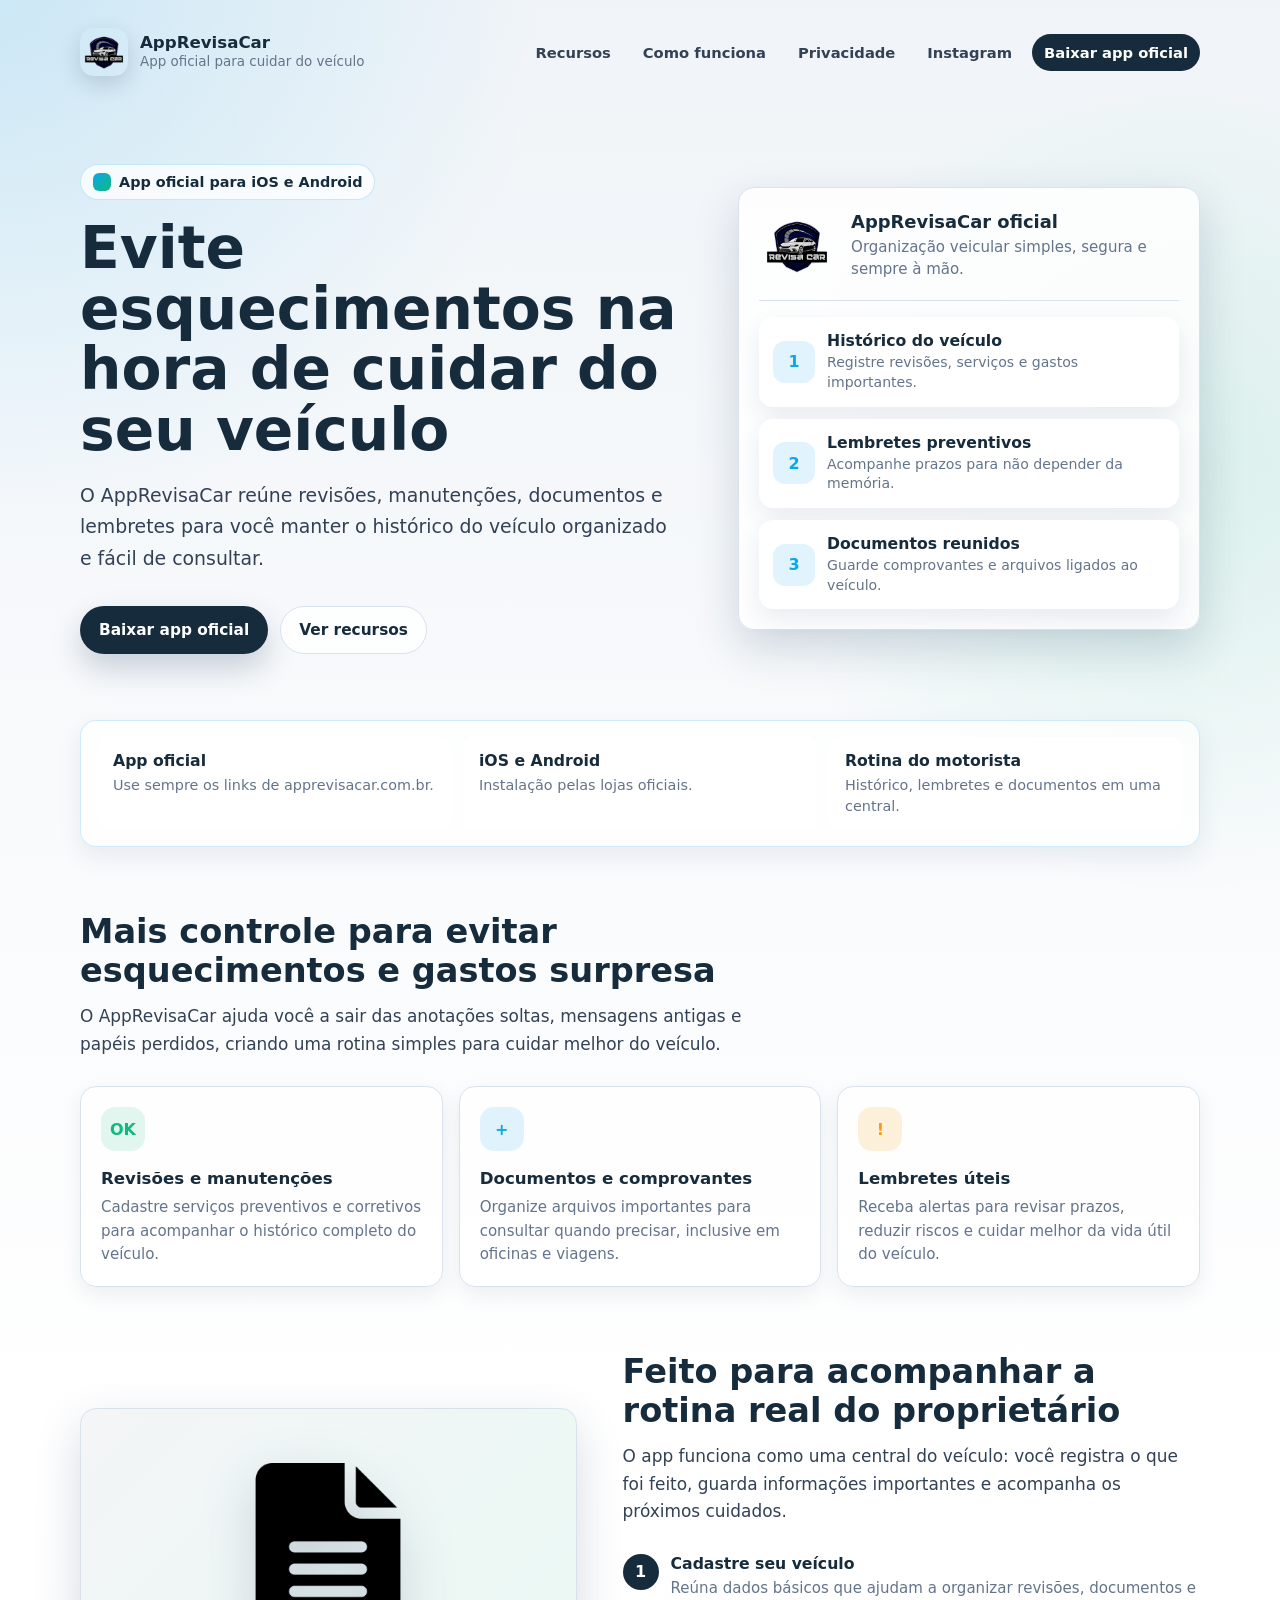
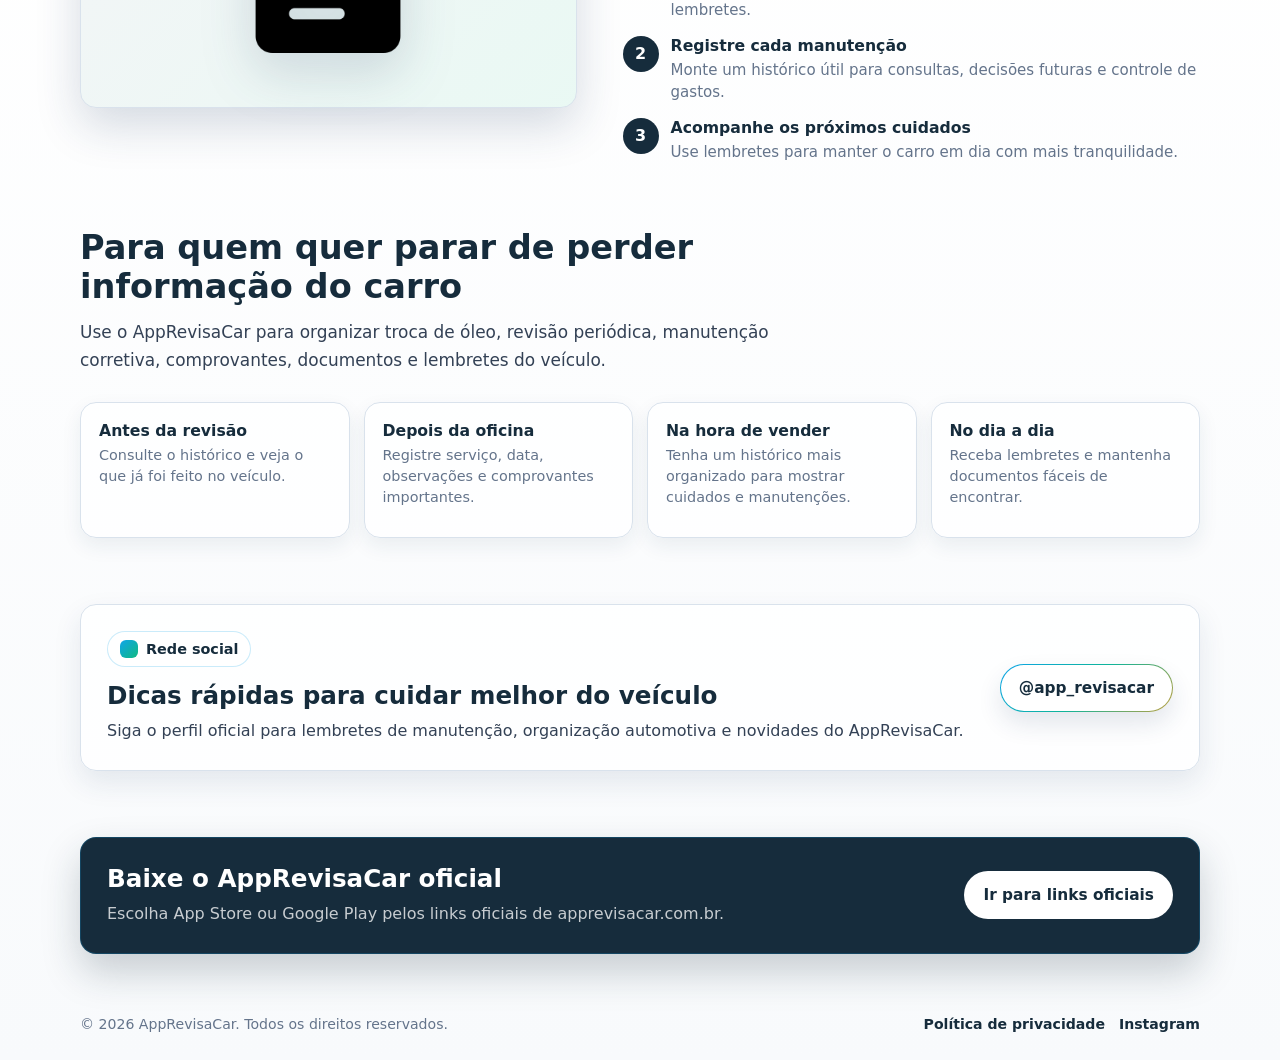
<file: index.html>
<!DOCTYPE html>
<html lang="pt-BR">
<head>
    <meta charset="UTF-8" />
    <meta name="viewport" content="width=device-width, initial-scale=1.0" />
    <meta name="description" content="AppRevisaCar é o app oficial para organizar revisões, manutenções, documentos e lembretes do seu veículo em um só lugar." />
    <meta name="theme-color" content="#162c3c" />
    <link rel="canonical" href="https://www.apprevisacar.com.br/" />
    <meta property="og:type" content="website" />
    <meta property="og:locale" content="pt_BR" />
    <meta property="og:site_name" content="AppRevisaCar" />
    <meta property="og:title" content="AppRevisaCar - Revisões, documentos e lembretes do veículo" />
    <meta property="og:description" content="Controle revisões, manutenções, documentos e lembretes do seu veículo com o AppRevisaCar oficial." />
    <meta property="og:url" content="https://www.apprevisacar.com.br/" />
    <meta property="og:image" content="https://www.apprevisacar.com.br/assets/icon.png" />
    <meta name="twitter:card" content="summary" />
    <meta name="twitter:title" content="AppRevisaCar - Gestão do seu veículo" />
    <meta name="twitter:description" content="Organize histórico de manutenção, documentos e lembretes do veículo em um só app." />
    <meta name="twitter:image" content="https://www.apprevisacar.com.br/assets/icon.png" />
    <title>AppRevisaCar - Revisões, documentos e lembretes do veículo</title>
    <link rel="stylesheet" href="assets/css/base.css" />
    <link rel="stylesheet" href="assets/css/index.css" />
    <script type="application/ld+json">
        {
            "@context": "https://schema.org",
            "@type": "SoftwareApplication",
            "name": "AppRevisaCar",
            "applicationCategory": "UtilitiesApplication",
            "operatingSystem": "iOS, Android",
            "description": "Aplicativo oficial para organizar revisões, manutenções, documentos e lembretes do veículo.",
            "url": "https://www.apprevisacar.com.br/",
            "image": "https://www.apprevisacar.com.br/assets/icon.png",
            "sameAs": [
                "https://www.instagram.com/app_revisacar/"
            ],
            "offers": {
                "@type": "Offer",
                "price": "0",
                "priceCurrency": "BRL"
            }
        }
    </script>
</head>
<body>
    <div class="page">
        <header class="topbar" aria-label="AppRevisaCar">
            <a class="brand" href="./" aria-label="Página inicial do AppRevisaCar">
                <img src="assets/icon.png" alt="" />
                <span>
                    <strong>AppRevisaCar</strong>
                    <span>App oficial para cuidar do veículo</span>
                </span>
            </a>

            <nav class="nav-links" aria-label="Navegação principal">
                <a href="#recursos">Recursos</a>
                <a href="#como-funciona">Como funciona</a>
                <a href="privacy_policy.html">Privacidade</a>
                <a href="https://www.instagram.com/app_revisacar/" target="_blank" rel="noopener noreferrer">Instagram</a>
                <a class="download-link" href="lojas.html">Baixar app oficial</a>
            </nav>
        </header>

        <main>
            <section class="hero" aria-labelledby="titulo-principal">
                <div class="hero-copy">
                    <p class="eyebrow">App oficial para iOS e Android</p>
                    <h1 id="titulo-principal">Evite esquecimentos na hora de cuidar do seu veículo</h1>
                    <p class="lead">
                        O AppRevisaCar reúne revisões, manutenções, documentos e lembretes
                        para você manter o histórico do veículo organizado e fácil de consultar.
                    </p>

                    <div class="actions" aria-label="Ações principais">
                        <a class="button primary" href="lojas.html">Baixar app oficial</a>
                        <a class="button secondary" href="#recursos">Ver recursos</a>
                    </div>
                </div>

                <aside class="hero-panel" aria-label="Resumo do aplicativo">
                    <div class="app-card">
                        <img src="assets/icon.png" alt="" />
                        <span>
                            <strong>AppRevisaCar oficial</strong>
                            <span>Organização veicular simples, segura e sempre à mão.</span>
                        </span>
                    </div>

                    <ul class="status-list">
                        <li>
                            <span class="status-icon" aria-hidden="true">1</span>
                            <span>
                                <strong>Histórico do veículo</strong>
                                <span>Registre revisões, serviços e gastos importantes.</span>
                            </span>
                        </li>
                        <li>
                            <span class="status-icon" aria-hidden="true">2</span>
                            <span>
                                <strong>Lembretes preventivos</strong>
                                <span>Acompanhe prazos para não depender da memória.</span>
                            </span>
                        </li>
                        <li>
                            <span class="status-icon" aria-hidden="true">3</span>
                            <span>
                                <strong>Documentos reunidos</strong>
                                <span>Guarde comprovantes e arquivos ligados ao veículo.</span>
                            </span>
                        </li>
                    </ul>
                </aside>
            </section>

            <section class="trust-strip" aria-label="Sinais de confiança do AppRevisaCar">
                <div>
                    <strong>App oficial</strong>
                    <span>Use sempre os links de apprevisacar.com.br.</span>
                </div>
                <div>
                    <strong>iOS e Android</strong>
                    <span>Instalação pelas lojas oficiais.</span>
                </div>
                <div>
                    <strong>Rotina do motorista</strong>
                    <span>Histórico, lembretes e documentos em uma central.</span>
                </div>
            </section>

            <section id="recursos" aria-labelledby="titulo-recursos">
                <div class="section-heading">
                    <h2 id="titulo-recursos">Mais controle para evitar esquecimentos e gastos surpresa</h2>
                    <p>
                        O AppRevisaCar ajuda você a sair das anotações soltas, mensagens antigas
                        e papéis perdidos, criando uma rotina simples para cuidar melhor do veículo.
                    </p>
                </div>

                <div class="feature-grid">
                    <article class="feature">
                        <span class="feature-icon" aria-hidden="true">OK</span>
                        <h3>Revisões e manutenções</h3>
                        <p>Cadastre serviços preventivos e corretivos para acompanhar o histórico completo do veículo.</p>
                    </article>

                    <article class="feature">
                        <span class="feature-icon" aria-hidden="true">+</span>
                        <h3>Documentos e comprovantes</h3>
                        <p>Organize arquivos importantes para consultar quando precisar, inclusive em oficinas e viagens.</p>
                    </article>

                    <article class="feature">
                        <span class="feature-icon" aria-hidden="true">!</span>
                        <h3>Lembretes úteis</h3>
                        <p>Receba alertas para revisar prazos, reduzir riscos e cuidar melhor da vida útil do veículo.</p>
                    </article>
                </div>
            </section>

            <section id="como-funciona" class="workflow" aria-labelledby="titulo-funcionamento">
                <div class="document-visual" aria-hidden="true">
                    <img src="assets/document.png" alt="" loading="lazy" />
                </div>

                <div>
                    <div class="section-heading">
                        <h2 id="titulo-funcionamento">Feito para acompanhar a rotina real do proprietário</h2>
                        <p>
                            O app funciona como uma central do veículo: você registra o que foi feito,
                            guarda informações importantes e acompanha os próximos cuidados.
                        </p>
                    </div>

                    <ol class="steps">
                        <li>
                            <span class="step-number">1</span>
                            <span>
                                <strong>Cadastre seu veículo</strong>
                                <span>Reúna dados básicos que ajudam a organizar revisões, documentos e lembretes.</span>
                            </span>
                        </li>
                        <li>
                            <span class="step-number">2</span>
                            <span>
                                <strong>Registre cada manutenção</strong>
                                <span>Monte um histórico útil para consultas, decisões futuras e controle de gastos.</span>
                            </span>
                        </li>
                        <li>
                            <span class="step-number">3</span>
                            <span>
                                <strong>Acompanhe os próximos cuidados</strong>
                                <span>Use lembretes para manter o carro em dia com mais tranquilidade.</span>
                            </span>
                        </li>
                    </ol>
                </div>
            </section>

            <section class="seo-section" aria-labelledby="titulo-usos">
                <div class="section-heading">
                    <h2 id="titulo-usos">Para quem quer parar de perder informação do carro</h2>
                    <p>
                        Use o AppRevisaCar para organizar troca de óleo, revisão periódica,
                        manutenção corretiva, comprovantes, documentos e lembretes do veículo.
                    </p>
                </div>

                <div class="use-grid">
                    <article>
                        <strong>Antes da revisão</strong>
                        <span>Consulte o histórico e veja o que já foi feito no veículo.</span>
                    </article>
                    <article>
                        <strong>Depois da oficina</strong>
                        <span>Registre serviço, data, observações e comprovantes importantes.</span>
                    </article>
                    <article>
                        <strong>Na hora de vender</strong>
                        <span>Tenha um histórico mais organizado para mostrar cuidados e manutenções.</span>
                    </article>
                    <article>
                        <strong>No dia a dia</strong>
                        <span>Receba lembretes e mantenha documentos fáceis de encontrar.</span>
                    </article>
                </div>
            </section>

            <section class="social-strip" aria-labelledby="titulo-instagram">
                <div>
                    <p class="eyebrow">Rede social</p>
                    <h2 id="titulo-instagram">Dicas rápidas para cuidar melhor do veículo</h2>
                    <p>
                        Siga o perfil oficial para lembretes de manutenção, organização automotiva
                        e novidades do AppRevisaCar.
                    </p>
                </div>

                <a class="button social" href="https://www.instagram.com/app_revisacar/" target="_blank" rel="noopener noreferrer" aria-label="Abrir o Instagram do AppRevisaCar em uma nova aba">
                    @app_revisacar
                </a>
            </section>

            <section class="download-strip" aria-labelledby="titulo-download">
                <div>
                    <h2 id="titulo-download">Baixe o AppRevisaCar oficial</h2>
                    <p>Escolha App Store ou Google Play pelos links oficiais de apprevisacar.com.br.</p>
                </div>

                <a class="button" href="lojas.html">Ir para links oficiais</a>
            </section>
        </main>

        <footer>
            <span>&copy; 2026 AppRevisaCar. Todos os direitos reservados.</span>
            <nav class="footer-links" aria-label="Links de rodapé">
                <a href="privacy_policy.html">Política de privacidade</a>
                <a href="https://www.instagram.com/app_revisacar/" target="_blank" rel="noopener noreferrer">Instagram</a>
            </nav>
        </footer>
    </div>
</body>
</html>
</file>
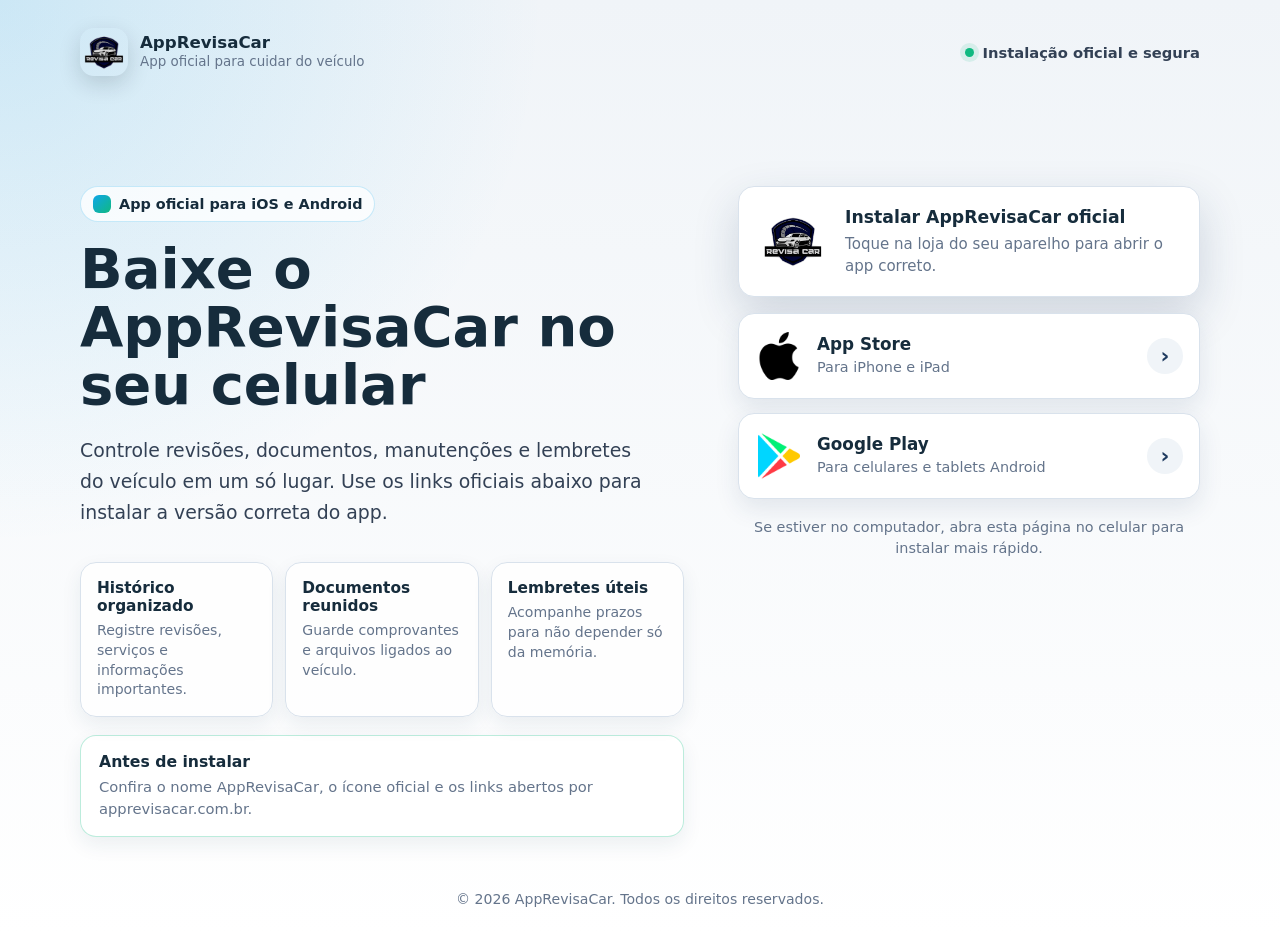
<file: lojas.html>
<!DOCTYPE html>
<html lang="pt-BR">
<head>
    <meta charset="UTF-8" />
    <meta name="viewport" content="width=device-width, initial-scale=1.0" />
    <meta name="description" content="Baixe o AppRevisaCar oficial na App Store ou Google Play para organizar revisões, documentos, manutenções e lembretes do veículo." />
    <meta name="theme-color" content="#162c3c" />
    <link rel="canonical" href="https://www.apprevisacar.com.br/lojas.html" />
    <meta property="og:type" content="website" />
    <meta property="og:locale" content="pt_BR" />
    <meta property="og:site_name" content="AppRevisaCar" />
    <meta property="og:title" content="Baixe o AppRevisaCar oficial" />
    <meta property="og:description" content="Instale pelos links oficiais da App Store e Google Play." />
    <meta property="og:url" content="https://www.apprevisacar.com.br/lojas.html" />
    <meta property="og:image" content="https://www.apprevisacar.com.br/assets/icon.png" />
    <meta name="twitter:card" content="summary" />
    <meta name="twitter:title" content="Baixe o AppRevisaCar oficial" />
    <meta name="twitter:description" content="Organize revisões, documentos e lembretes do veículo pelo app oficial." />
    <meta name="twitter:image" content="https://www.apprevisacar.com.br/assets/icon.png" />
    <title>Baixe o AppRevisaCar oficial</title>
    <link rel="stylesheet" href="assets/css/base.css" />
    <link rel="stylesheet" href="assets/css/lojas.css" />
    <script src="assets/js/lojas.js" defer></script>
</head>
<body>
    <div class="page">
        <header class="topbar" aria-label="AppRevisaCar">
            <a class="brand" href="./" aria-label="Voltar para a página inicial do AppRevisaCar">
                <img src="assets/icon.png" alt="" />
                <span>
                    <strong>AppRevisaCar</strong>
                    <span>App oficial para cuidar do veículo</span>
                </span>
            </a>

            <div class="secure-note">Instalação oficial e segura</div>
        </header>

        <main>
            <section class="hero-copy" aria-labelledby="titulo-download">
                <p class="eyebrow">App oficial para iOS e Android</p>
                <h1 id="titulo-download">Baixe o AppRevisaCar no seu celular</h1>
                <p class="lead">
                    Controle revisões, documentos, manutenções e lembretes do veículo em um só lugar.
                    Use os links oficiais abaixo para instalar a versão correta do app.
                </p>

                <ul class="benefits" aria-label="Principais recursos do AppRevisaCar">
                    <li>
                        <strong>Histórico organizado</strong>
                        <span>Registre revisões, serviços e informações importantes.</span>
                    </li>
                    <li>
                        <strong>Documentos reunidos</strong>
                        <span>Guarde comprovantes e arquivos ligados ao veículo.</span>
                    </li>
                    <li>
                        <strong>Lembretes úteis</strong>
                        <span>Acompanhe prazos para não depender só da memória.</span>
                    </li>
                </ul>

                <div class="official-box" aria-label="Identificação do app oficial">
                    <strong>Antes de instalar</strong>
                    <span>Confira o nome AppRevisaCar, o ícone oficial e os links abertos por apprevisacar.com.br.</span>
                </div>
            </section>

            <section class="download-area" aria-labelledby="titulo-lojas">
                <div class="app-preview">
                    <img src="assets/icon.png" alt="" />
                    <p>
                        <strong id="titulo-lojas">Instalar AppRevisaCar oficial</strong>
                        Toque na loja do seu aparelho para abrir o app correto.
                    </p>
                </div>

                <div class="store-list">
                    <a class="store-button apple-store" data-store="ios" href="https://apps.apple.com/br/app/apprevisacar/id6761346242" aria-label="Baixar o AppRevisaCar oficial na App Store">
                        <img src="assets/apple-logo.png" alt="" />
                        <span class="store-copy">
                            <strong>App Store</strong>
                            <span>Para iPhone e iPad</span>
                            <span class="recommendation">Recomendado para este dispositivo</span>
                        </span>
                        <span class="store-arrow" aria-hidden="true">&rsaquo;</span>
                    </a>

                    <a class="store-button play-store" data-store="android" href="https://play.google.com/store/apps/details?id=br.com.revisacar.app&amp;pcampaignid=site_oficial" aria-label="Baixar o AppRevisaCar oficial na Google Play">
                        <img src="assets/play.png" alt="" />
                        <span class="store-copy">
                            <strong>Google Play</strong>
                            <span>Para celulares e tablets Android</span>
                            <span class="recommendation">Recomendado para este dispositivo</span>
                        </span>
                        <span class="store-arrow" aria-hidden="true">&rsaquo;</span>
                    </a>
                </div>

                <p class="helper">Se estiver no computador, abra esta página no celular para instalar mais rápido.</p>
            </section>
        </main>

        <footer>
            &copy; 2026 AppRevisaCar. Todos os direitos reservados.
        </footer>
    </div>
</body>
</html>
</file>
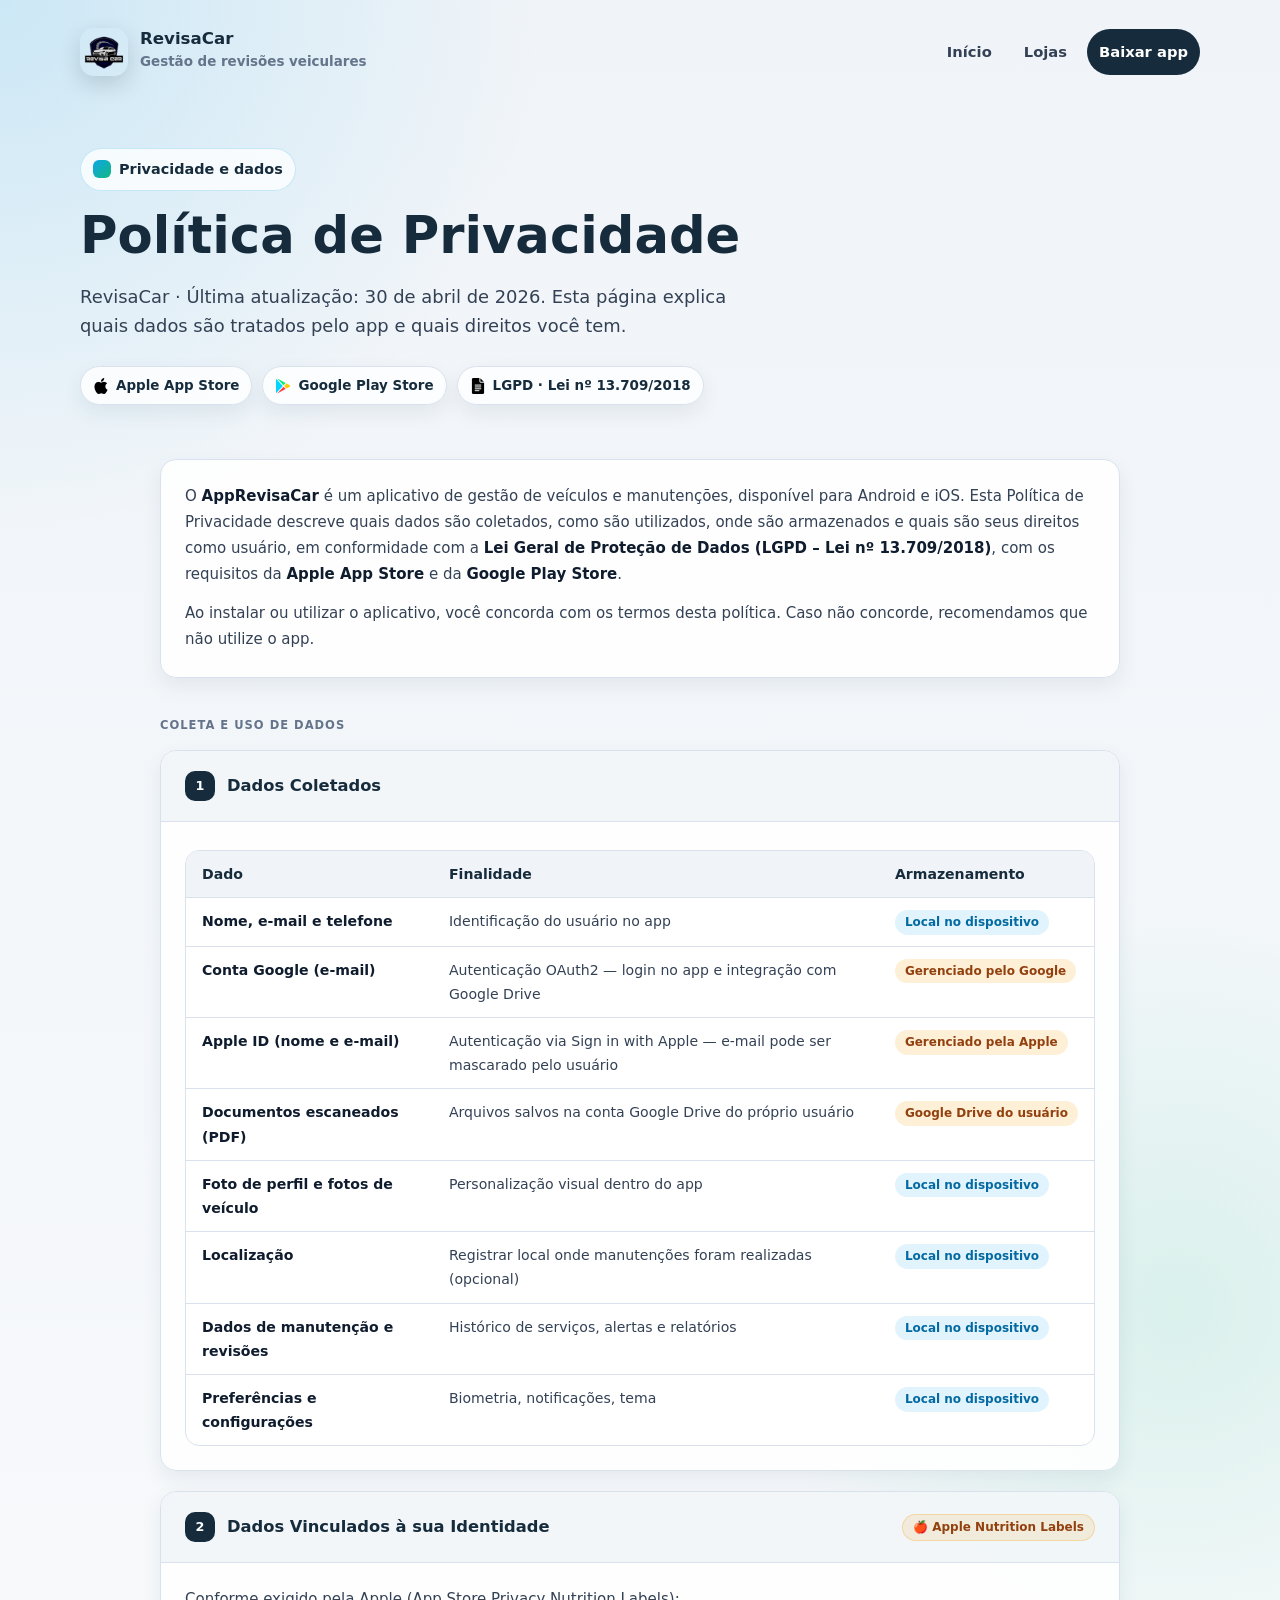
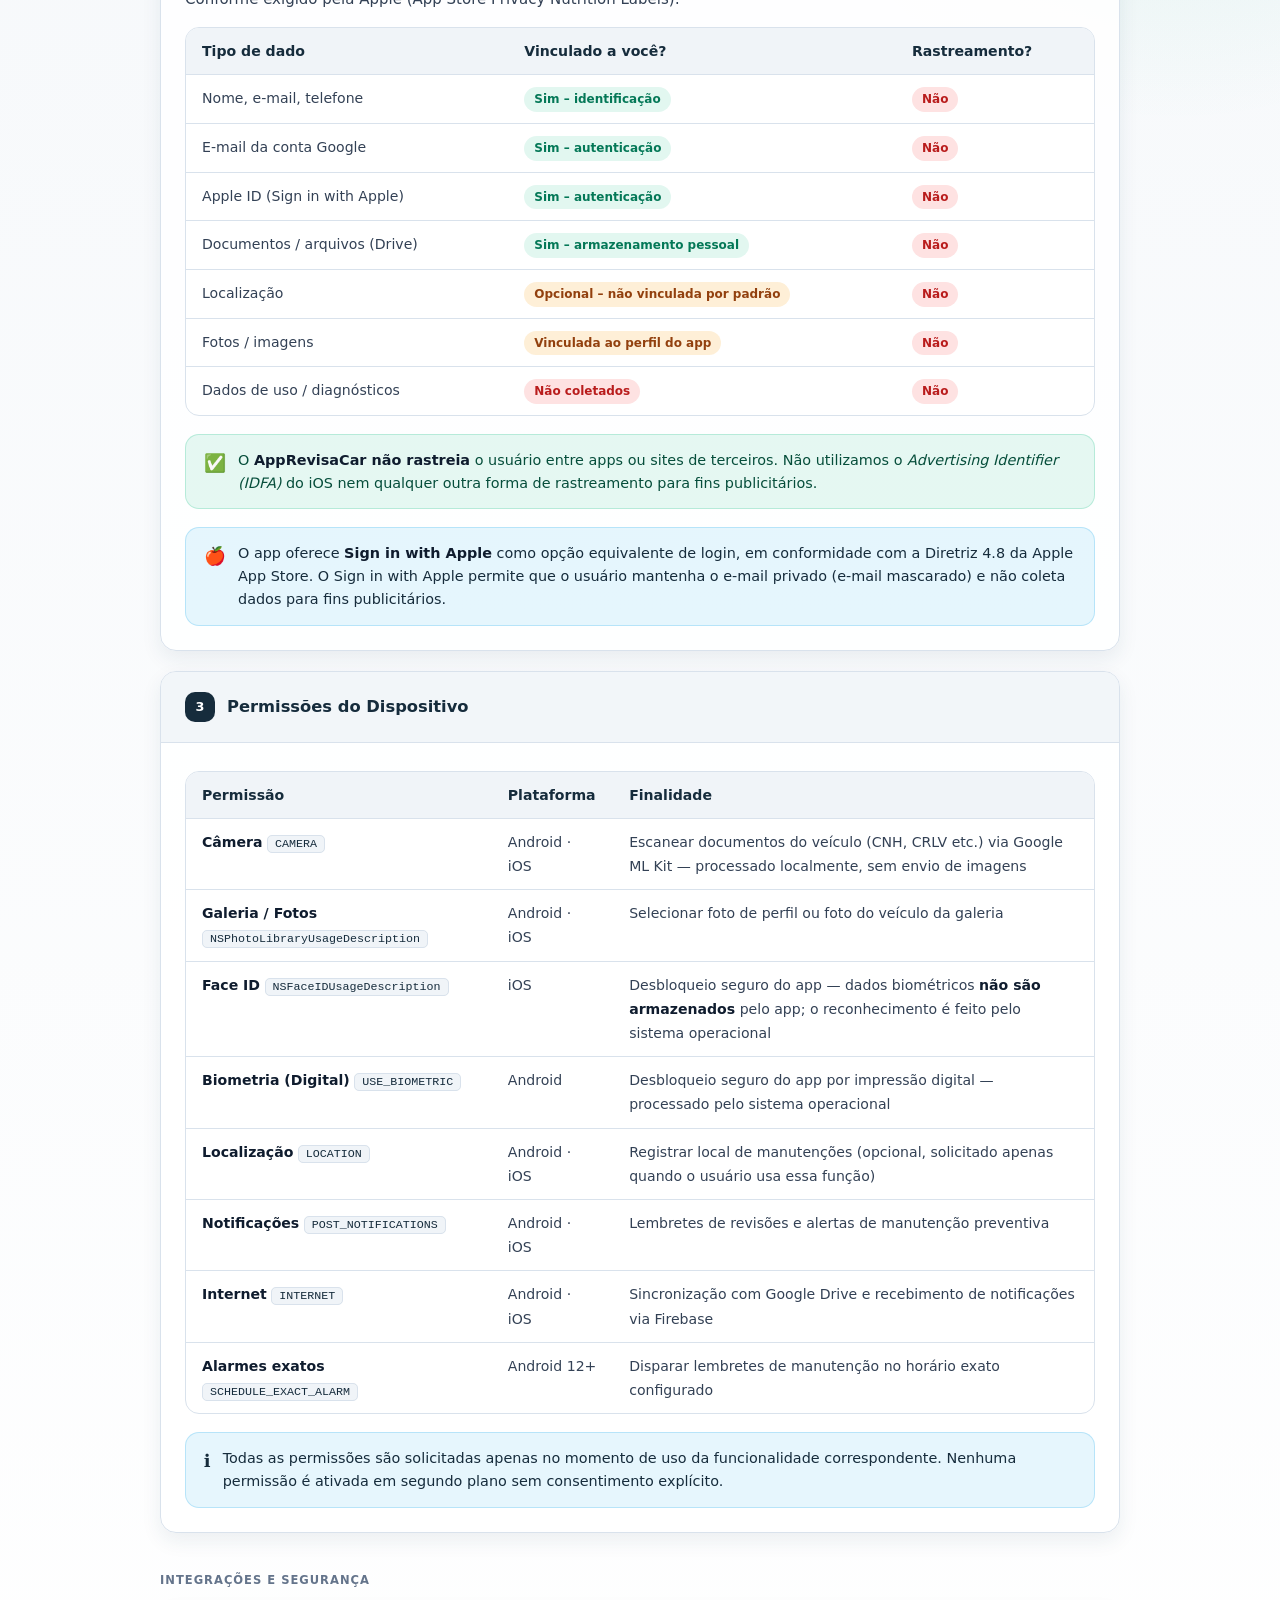
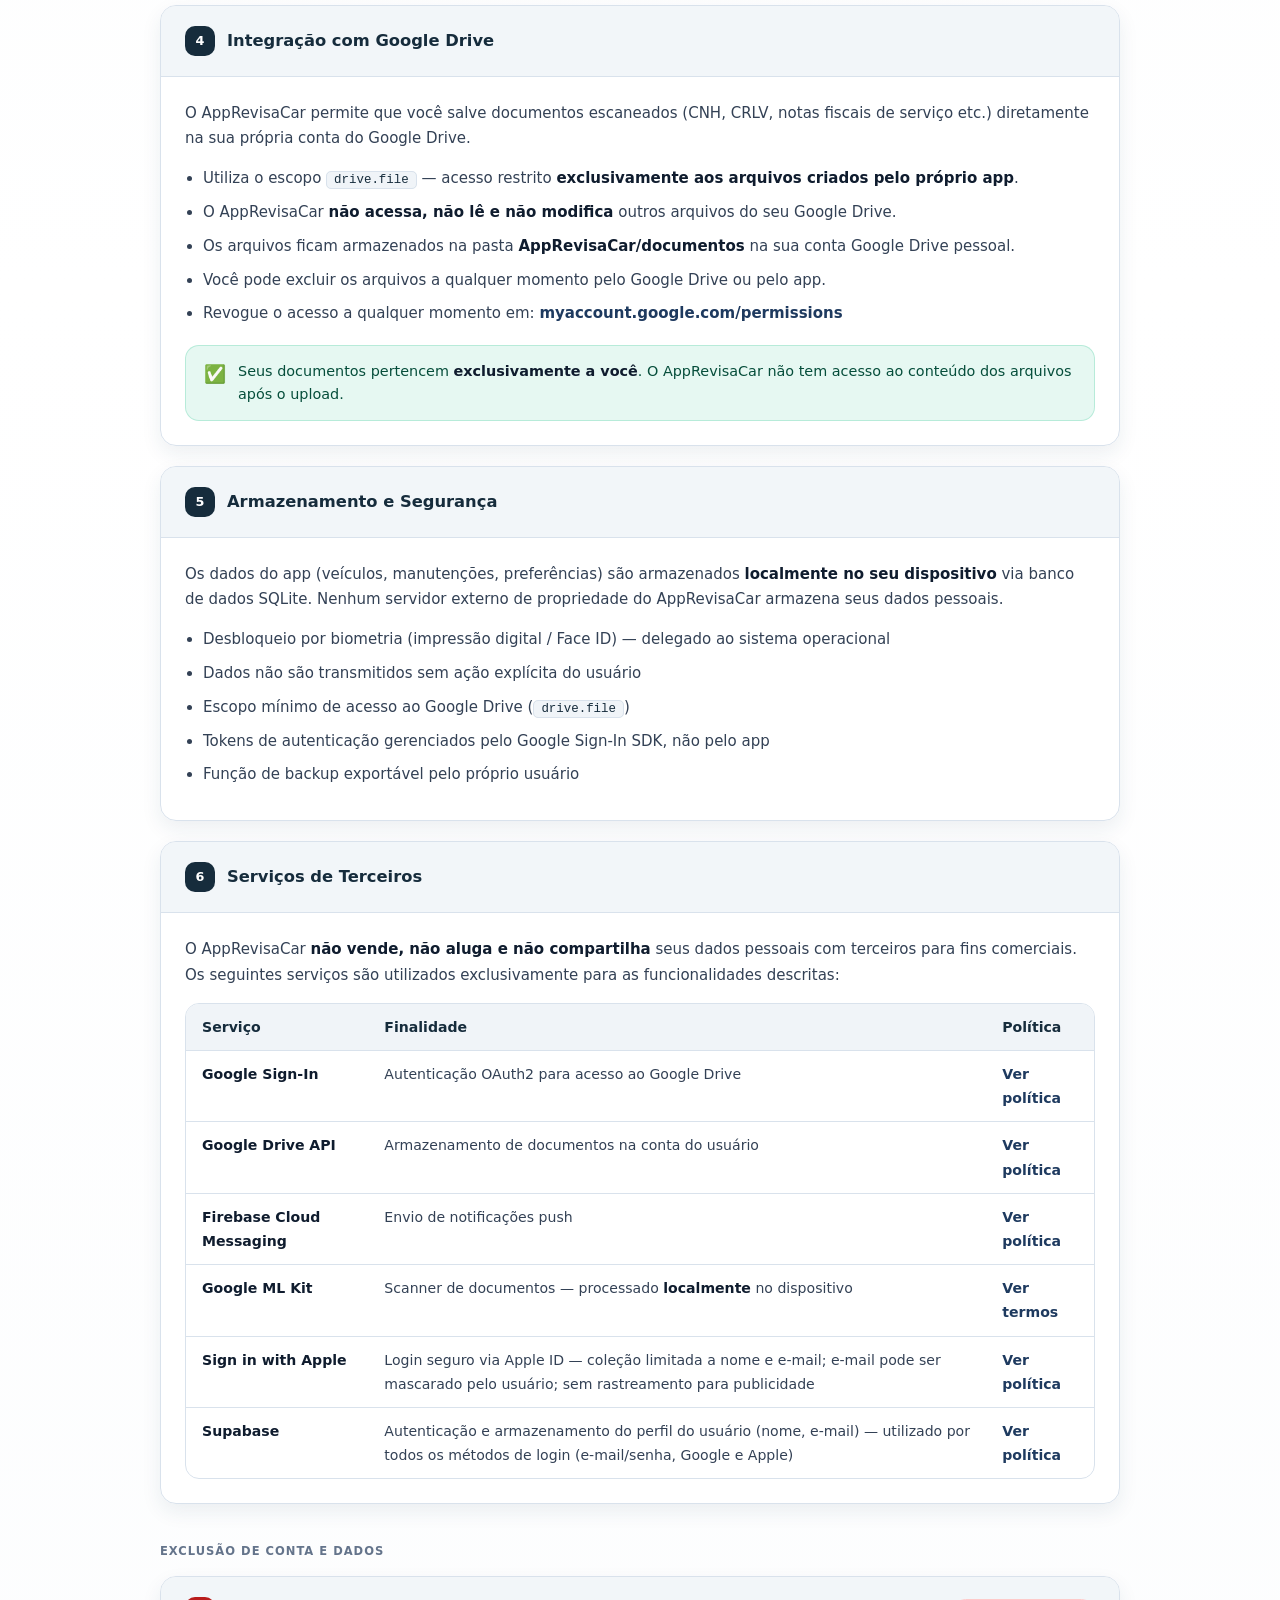
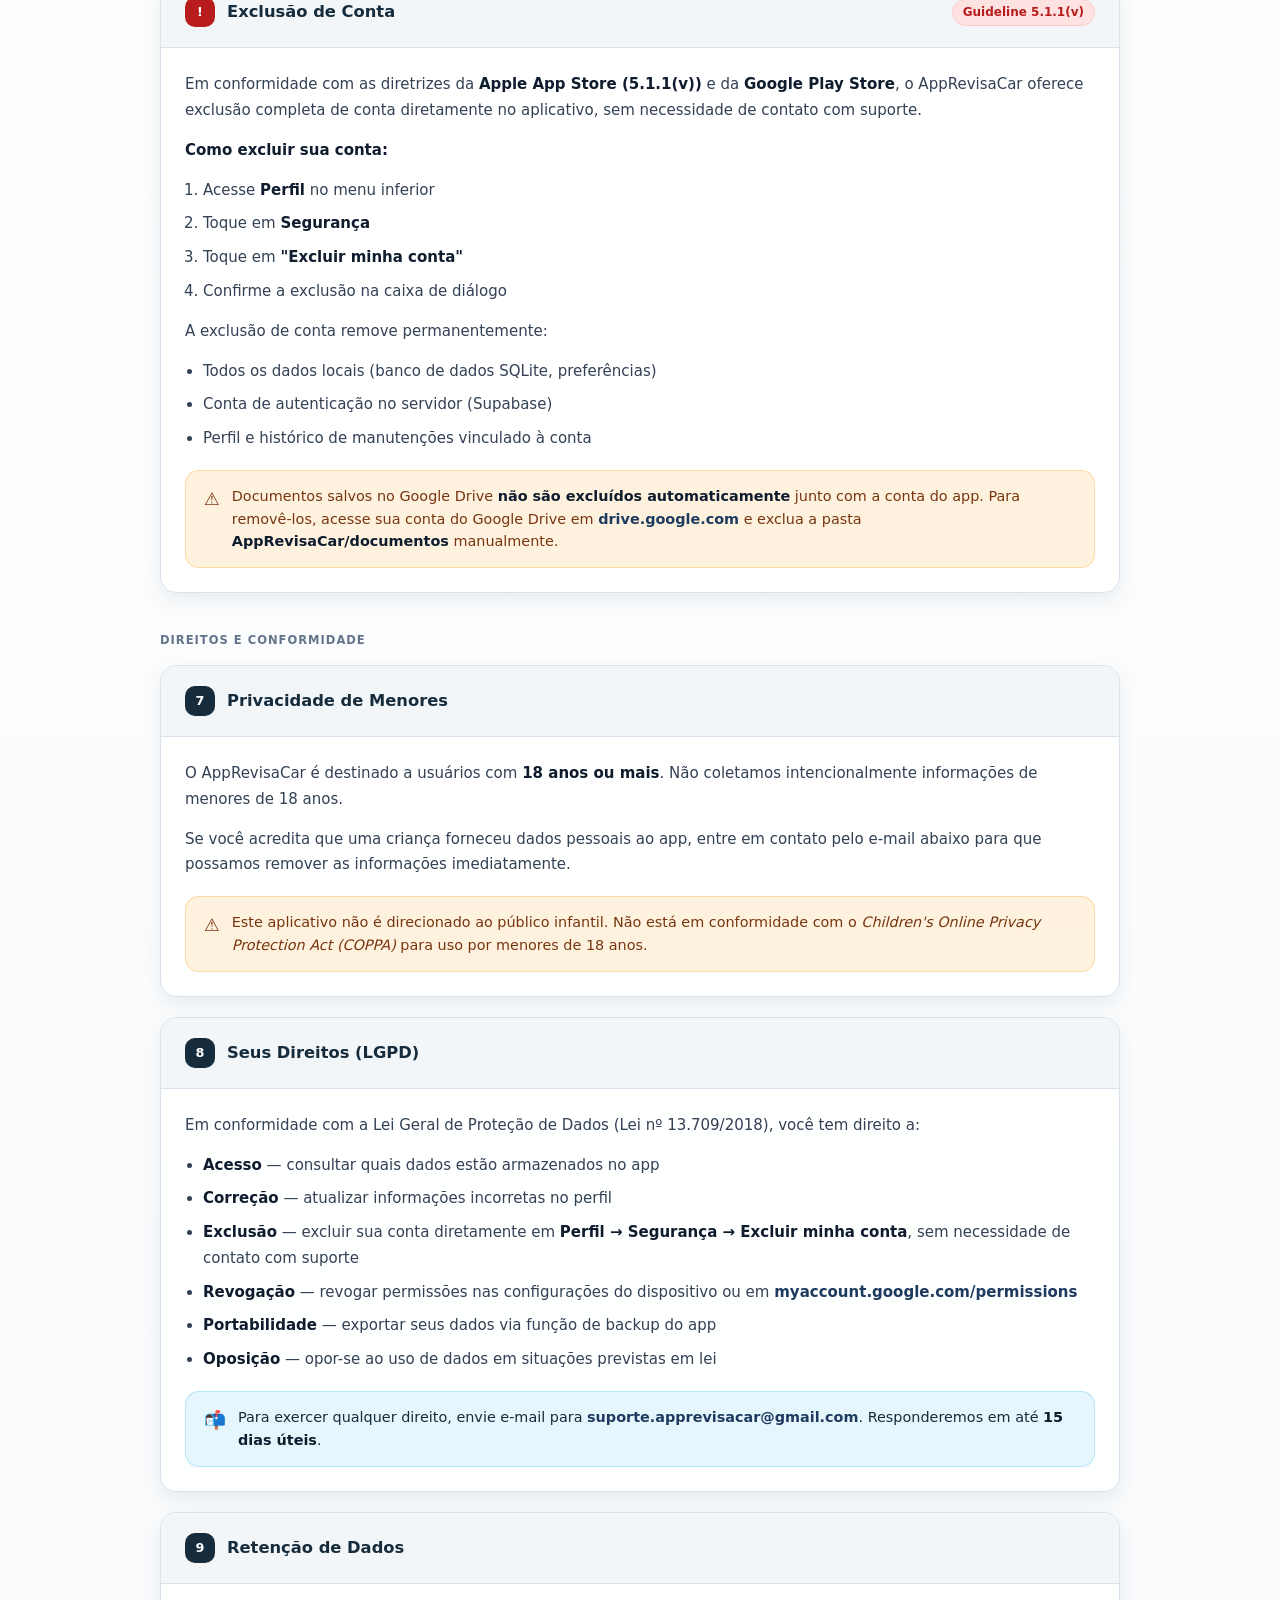
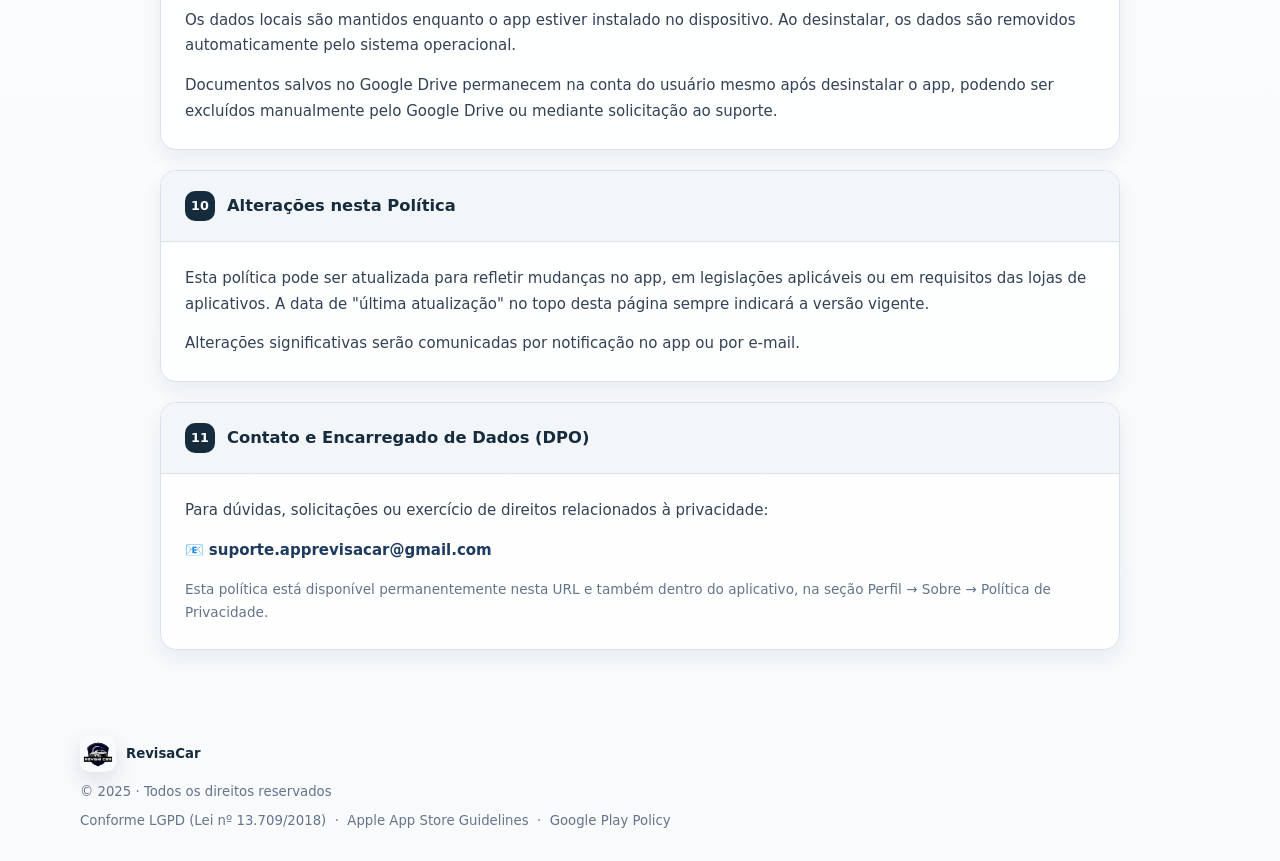
<file: privacy_policy.html>
<!DOCTYPE html>
<html lang="pt-BR">
<head>
  <meta charset="UTF-8" />
  <meta name="viewport" content="width=device-width, initial-scale=1.0" />
  <meta name="description" content="Política de Privacidade do RevisaCar, aplicativo para gestão de revisões, documentos e manutenções veiculares." />
  <title>Política de Privacidade - RevisaCar</title>
  <link rel="stylesheet" href="assets/css/privacy-policy.css" />
</head>
<body>

<header class="topbar" aria-label="RevisaCar">
  <a class="brand" href="./" aria-label="Página inicial do RevisaCar">
    <img src="assets/icon.png" alt="" />
    <span>
      <strong>RevisaCar</strong>
      <span>Gestão de revisões veiculares</span>
    </span>
  </a>

  <nav class="nav-links" aria-label="Navegação principal">
    <a href="./">Início</a>
    <a href="lojas.html">Lojas</a>
    <a class="download-link" href="lojas.html">Baixar app</a>
  </nav>
</header>

<section class="policy-hero" aria-labelledby="titulo-privacidade">
  <div class="policy-hero-inner">
    <p class="eyebrow">Privacidade e dados</p>
    <h1 id="titulo-privacidade">Política de Privacidade</h1>
    <p class="hero-sub">
      RevisaCar · Última atualização: 30 de abril de 2026.
      Esta página explica quais dados são tratados pelo app e quais direitos você tem.
    </p>
    <div class="hero-pills" aria-label="Referências da política">
      <span class="pill">
        <img src="assets/apple-logo.png" alt="" />
        Apple App Store
      </span>
      <span class="pill">
        <img src="assets/play.png" alt="" />
        Google Play Store
      </span>
      <span class="pill">
        <img src="assets/document.png" alt="" />
        LGPD · Lei nº 13.709/2018
      </span>
    </div>
  </div>
</section>

<main class="layout">

  <!-- Intro -->
  <div class="card">
    <div class="card-body">
      <p>
        O <strong>AppRevisaCar</strong> é um aplicativo de gestão de veículos e manutenções,
        disponível para Android e iOS. Esta Política de Privacidade descreve quais dados são
        coletados, como são utilizados, onde são armazenados e quais são seus direitos como
        usuário, em conformidade com a <strong>Lei Geral de Proteção de Dados (LGPD – Lei
        nº 13.709/2018)</strong>, com os requisitos da <strong>Apple App Store</strong> e da
        <strong>Google Play Store</strong>.
      </p>
      <p>
        Ao instalar ou utilizar o aplicativo, você concorda com os termos desta política.
        Caso não concorde, recomendamos que não utilize o app.
      </p>
    </div>
  </div>

  <p class="section-label">Coleta e Uso de Dados</p>

  <!-- 1. Dados coletados -->
  <div class="card">
    <div class="card-header">
      <div class="card-num">1</div>
      <span class="card-title">Dados Coletados</span>
    </div>
    <div class="card-body">
      <div class="table-wrap">
        <table>
          <thead>
            <tr><th>Dado</th><th>Finalidade</th><th>Armazenamento</th></tr>
          </thead>
          <tbody>
            <tr>
              <td><strong>Nome, e-mail e telefone</strong></td>
              <td>Identificação do usuário no app</td>
              <td><span class="tag tag-blue">Local no dispositivo</span></td>
            </tr>
            <tr>
              <td><strong>Conta Google (e-mail)</strong></td>
              <td>Autenticação OAuth2 — login no app e integração com Google Drive</td>
              <td><span class="tag tag-amber">Gerenciado pelo Google</span></td>
            </tr>
            <tr>
              <td><strong>Apple ID (nome e e-mail)</strong></td>
              <td>Autenticação via Sign in with Apple — e-mail pode ser mascarado pelo usuário</td>
              <td><span class="tag tag-amber">Gerenciado pela Apple</span></td>
            </tr>
            <tr>
              <td><strong>Documentos escaneados (PDF)</strong></td>
              <td>Arquivos salvos na conta Google Drive do próprio usuário</td>
              <td><span class="tag tag-amber">Google Drive do usuário</span></td>
            </tr>
            <tr>
              <td><strong>Foto de perfil e fotos de veículo</strong></td>
              <td>Personalização visual dentro do app</td>
              <td><span class="tag tag-blue">Local no dispositivo</span></td>
            </tr>
            <tr>
              <td><strong>Localização</strong></td>
              <td>Registrar local onde manutenções foram realizadas (opcional)</td>
              <td><span class="tag tag-blue">Local no dispositivo</span></td>
            </tr>
            <tr>
              <td><strong>Dados de manutenção e revisões</strong></td>
              <td>Histórico de serviços, alertas e relatórios</td>
              <td><span class="tag tag-blue">Local no dispositivo</span></td>
            </tr>
            <tr>
              <td><strong>Preferências e configurações</strong></td>
              <td>Biometria, notificações, tema</td>
              <td><span class="tag tag-blue">Local no dispositivo</span></td>
            </tr>
          </tbody>
        </table>
      </div>
    </div>
  </div>

  <!-- 2. Privacy Nutrition Labels -->
  <div class="card">
    <div class="card-header">
      <div class="card-num">2</div>
      <span class="card-title">Dados Vinculados à sua Identidade</span>
      <span class="card-badge">🍎 Apple Nutrition Labels</span>
    </div>
    <div class="card-body">
      <p>Conforme exigido pela Apple (App Store Privacy Nutrition Labels):</p>
      <div class="table-wrap">
        <table>
          <thead>
            <tr><th>Tipo de dado</th><th>Vinculado a você?</th><th>Rastreamento?</th></tr>
          </thead>
          <tbody>
            <tr>
              <td>Nome, e-mail, telefone</td>
              <td><span class="tag tag-green">Sim – identificação</span></td>
              <td><span class="tag tag-red">Não</span></td>
            </tr>
            <tr>
              <td>E-mail da conta Google</td>
              <td><span class="tag tag-green">Sim – autenticação</span></td>
              <td><span class="tag tag-red">Não</span></td>
            </tr>
            <tr>
              <td>Apple ID (Sign in with Apple)</td>
              <td><span class="tag tag-green">Sim – autenticação</span></td>
              <td><span class="tag tag-red">Não</span></td>
            </tr>
            <tr>
              <td>Documentos / arquivos (Drive)</td>
              <td><span class="tag tag-green">Sim – armazenamento pessoal</span></td>
              <td><span class="tag tag-red">Não</span></td>
            </tr>
            <tr>
              <td>Localização</td>
              <td><span class="tag tag-amber">Opcional – não vinculada por padrão</span></td>
              <td><span class="tag tag-red">Não</span></td>
            </tr>
            <tr>
              <td>Fotos / imagens</td>
              <td><span class="tag tag-amber">Vinculada ao perfil do app</span></td>
              <td><span class="tag tag-red">Não</span></td>
            </tr>
            <tr>
              <td>Dados de uso / diagnósticos</td>
              <td><span class="tag tag-red">Não coletados</span></td>
              <td><span class="tag tag-red">Não</span></td>
            </tr>
          </tbody>
        </table>
      </div>
      <div class="callout green">
        <span class="callout-icon">✅</span>
        <span>O <strong>AppRevisaCar não rastreia</strong> o usuário entre apps ou sites de terceiros.
        Não utilizamos o <em>Advertising Identifier (IDFA)</em> do iOS nem qualquer outra forma de
        rastreamento para fins publicitários.</span>
      </div>
      <div class="callout blue">
        <span class="callout-icon">🍎</span>
        <span>O app oferece <strong>Sign in with Apple</strong> como opção equivalente de login,
        em conformidade com a Diretriz 4.8 da Apple App Store. O Sign in with Apple permite que
        o usuário mantenha o e-mail privado (e-mail mascarado) e não coleta dados para fins
        publicitários.</span>
      </div>
    </div>
  </div>

  <!-- 3. Permissões -->
  <div class="card">
    <div class="card-header">
      <div class="card-num">3</div>
      <span class="card-title">Permissões do Dispositivo</span>
    </div>
    <div class="card-body">
      <div class="table-wrap">
        <table>
          <thead>
            <tr><th>Permissão</th><th>Plataforma</th><th>Finalidade</th></tr>
          </thead>
          <tbody>
            <tr>
              <td><strong>Câmera</strong> <code>CAMERA</code></td>
              <td>Android · iOS</td>
              <td>Escanear documentos do veículo (CNH, CRLV etc.) via Google ML Kit — processado localmente, sem envio de imagens</td>
            </tr>
            <tr>
              <td><strong>Galeria / Fotos</strong> <code>NSPhotoLibraryUsageDescription</code></td>
              <td>Android · iOS</td>
              <td>Selecionar foto de perfil ou foto do veículo da galeria</td>
            </tr>
            <tr>
              <td><strong>Face ID</strong> <code>NSFaceIDUsageDescription</code></td>
              <td>iOS</td>
              <td>Desbloqueio seguro do app — dados biométricos <strong>não são armazenados</strong> pelo app; o reconhecimento é feito pelo sistema operacional</td>
            </tr>
            <tr>
              <td><strong>Biometria (Digital)</strong> <code>USE_BIOMETRIC</code></td>
              <td>Android</td>
              <td>Desbloqueio seguro do app por impressão digital — processado pelo sistema operacional</td>
            </tr>
            <tr>
              <td><strong>Localização</strong> <code>LOCATION</code></td>
              <td>Android · iOS</td>
              <td>Registrar local de manutenções (opcional, solicitado apenas quando o usuário usa essa função)</td>
            </tr>
            <tr>
              <td><strong>Notificações</strong> <code>POST_NOTIFICATIONS</code></td>
              <td>Android · iOS</td>
              <td>Lembretes de revisões e alertas de manutenção preventiva</td>
            </tr>
            <tr>
              <td><strong>Internet</strong> <code>INTERNET</code></td>
              <td>Android · iOS</td>
              <td>Sincronização com Google Drive e recebimento de notificações via Firebase</td>
            </tr>
            <tr>
              <td><strong>Alarmes exatos</strong> <code>SCHEDULE_EXACT_ALARM</code></td>
              <td>Android 12+</td>
              <td>Disparar lembretes de manutenção no horário exato configurado</td>
            </tr>
          </tbody>
        </table>
      </div>
      <div class="callout blue">
        <span class="callout-icon">ℹ️</span>
        <span>Todas as permissões são solicitadas apenas no momento de uso da funcionalidade correspondente.
        Nenhuma permissão é ativada em segundo plano sem consentimento explícito.</span>
      </div>
    </div>
  </div>

  <p class="section-label">Integrações e Segurança</p>

  <!-- 4. Google Drive -->
  <div class="card">
    <div class="card-header">
      <div class="card-num">4</div>
      <span class="card-title">Integração com Google Drive</span>
    </div>
    <div class="card-body">
      <p>
        O AppRevisaCar permite que você salve documentos escaneados (CNH, CRLV, notas fiscais
        de serviço etc.) diretamente na sua própria conta do Google Drive.
      </p>
      <ul>
        <li>Utiliza o escopo <code>drive.file</code> — acesso restrito <strong>exclusivamente aos arquivos criados pelo próprio app</strong>.</li>
        <li>O AppRevisaCar <strong>não acessa, não lê e não modifica</strong> outros arquivos do seu Google Drive.</li>
        <li>Os arquivos ficam armazenados na pasta <strong>AppRevisaCar/documentos</strong> na sua conta Google Drive pessoal.</li>
        <li>Você pode excluir os arquivos a qualquer momento pelo Google Drive ou pelo app.</li>
        <li>Revogue o acesso a qualquer momento em: <a href="https://myaccount.google.com/permissions" target="_blank">myaccount.google.com/permissions</a></li>
      </ul>
      <div class="callout green">
        <span class="callout-icon">✅</span>
        <span>Seus documentos pertencem <strong>exclusivamente a você</strong>. O AppRevisaCar não tem acesso ao conteúdo dos arquivos após o upload.</span>
      </div>
    </div>
  </div>

  <!-- 5. Segurança -->
  <div class="card">
    <div class="card-header">
      <div class="card-num">5</div>
      <span class="card-title">Armazenamento e Segurança</span>
    </div>
    <div class="card-body">
      <p>
        Os dados do app (veículos, manutenções, preferências) são armazenados
        <strong>localmente no seu dispositivo</strong> via banco de dados SQLite.
        Nenhum servidor externo de propriedade do AppRevisaCar armazena seus dados pessoais.
      </p>
      <ul>
        <li>Desbloqueio por biometria (impressão digital / Face ID) — delegado ao sistema operacional</li>
        <li>Dados não são transmitidos sem ação explícita do usuário</li>
        <li>Escopo mínimo de acesso ao Google Drive (<code>drive.file</code>)</li>
        <li>Tokens de autenticação gerenciados pelo Google Sign-In SDK, não pelo app</li>
        <li>Função de backup exportável pelo próprio usuário</li>
      </ul>
    </div>
  </div>

  <!-- 6. Terceiros -->
  <div class="card">
    <div class="card-header">
      <div class="card-num">6</div>
      <span class="card-title">Serviços de Terceiros</span>
    </div>
    <div class="card-body">
      <p>
        O AppRevisaCar <strong>não vende, não aluga e não compartilha</strong> seus dados pessoais
        com terceiros para fins comerciais. Os seguintes serviços são utilizados exclusivamente
        para as funcionalidades descritas:
      </p>
      <div class="table-wrap">
        <table>
          <thead>
            <tr><th>Serviço</th><th>Finalidade</th><th>Política</th></tr>
          </thead>
          <tbody>
            <tr>
              <td><strong>Google Sign-In</strong></td>
              <td>Autenticação OAuth2 para acesso ao Google Drive</td>
              <td><a href="https://policies.google.com/privacy" target="_blank">Ver política</a></td>
            </tr>
            <tr>
              <td><strong>Google Drive API</strong></td>
              <td>Armazenamento de documentos na conta do usuário</td>
              <td><a href="https://policies.google.com/privacy" target="_blank">Ver política</a></td>
            </tr>
            <tr>
              <td><strong>Firebase Cloud Messaging</strong></td>
              <td>Envio de notificações push</td>
              <td><a href="https://firebase.google.com/support/privacy" target="_blank">Ver política</a></td>
            </tr>
            <tr>
              <td><strong>Google ML Kit</strong></td>
              <td>Scanner de documentos — processado <strong>localmente</strong> no dispositivo</td>
              <td><a href="https://developers.google.com/ml-kit/terms" target="_blank">Ver termos</a></td>
            </tr>
            <tr>
              <td><strong>Sign in with Apple</strong></td>
              <td>Login seguro via Apple ID — coleção limitada a nome e e-mail; e-mail pode ser mascarado pelo usuário; sem rastreamento para publicidade</td>
              <td><a href="https://www.apple.com/legal/privacy/" target="_blank">Ver política</a></td>
            </tr>
            <tr>
              <td><strong>Supabase</strong></td>
              <td>Autenticação e armazenamento do perfil do usuário (nome, e-mail) — utilizado por todos os métodos de login (e-mail/senha, Google e Apple)</td>
              <td><a href="https://supabase.com/privacy" target="_blank">Ver política</a></td>
            </tr>
          </tbody>
        </table>
      </div>
    </div>
  </div>

  <p class="section-label">Exclusão de Conta e Dados</p>

  <!-- Exclusão de Conta -->
  <div class="card">
    <div class="card-header">
      <div class="card-num danger">!</div>
      <span class="card-title">Exclusão de Conta</span>
      <span class="card-badge danger">Guideline 5.1.1(v)</span>
    </div>
    <div class="card-body">
      <p>
        Em conformidade com as diretrizes da <strong>Apple App Store (5.1.1(v))</strong> e da
        <strong>Google Play Store</strong>, o AppRevisaCar oferece exclusão completa de conta
        diretamente no aplicativo, sem necessidade de contato com suporte.
      </p>
      <p><strong>Como excluir sua conta:</strong></p>
      <ol class="ordered-list">
        <li>Acesse <strong>Perfil</strong> no menu inferior</li>
        <li>Toque em <strong>Segurança</strong></li>
        <li>Toque em <strong>"Excluir minha conta"</strong></li>
        <li>Confirme a exclusão na caixa de diálogo</li>
      </ol>
      <p>A exclusão de conta remove permanentemente:</p>
      <ul>
        <li>Todos os dados locais (banco de dados SQLite, preferências)</li>
        <li>Conta de autenticação no servidor (Supabase)</li>
        <li>Perfil e histórico de manutenções vinculado à conta</li>
      </ul>
      <div class="callout amber">
        <span class="callout-icon">⚠️</span>
        <span>Documentos salvos no Google Drive <strong>não são excluídos automaticamente</strong>
        junto com a conta do app. Para removê-los, acesse sua conta do Google Drive em
        <a href="https://drive.google.com" target="_blank">drive.google.com</a> e exclua
        a pasta <strong>AppRevisaCar/documentos</strong> manualmente.</span>
      </div>
    </div>
  </div>

  <p class="section-label">Direitos e Conformidade</p>

  <!-- 7. Menores -->
  <div class="card">
    <div class="card-header">
      <div class="card-num">7</div>
      <span class="card-title">Privacidade de Menores</span>
    </div>
    <div class="card-body">
      <p>
        O AppRevisaCar é destinado a usuários com <strong>18 anos ou mais</strong>.
        Não coletamos intencionalmente informações de menores de 18 anos.
      </p>
      <p>
        Se você acredita que uma criança forneceu dados pessoais ao app, entre em contato pelo
        e-mail abaixo para que possamos remover as informações imediatamente.
      </p>
      <div class="callout amber">
        <span class="callout-icon">⚠️</span>
        <span>Este aplicativo não é direcionado ao público infantil. Não está em conformidade com
        o <em>Children's Online Privacy Protection Act (COPPA)</em> para uso por menores de 18 anos.</span>
      </div>
    </div>
  </div>

  <!-- 8. LGPD -->
  <div class="card">
    <div class="card-header">
      <div class="card-num">8</div>
      <span class="card-title">Seus Direitos (LGPD)</span>
    </div>
    <div class="card-body">
      <p>Em conformidade com a Lei Geral de Proteção de Dados (Lei nº 13.709/2018), você tem direito a:</p>
      <ul>
        <li><strong>Acesso</strong> — consultar quais dados estão armazenados no app</li>
        <li><strong>Correção</strong> — atualizar informações incorretas no perfil</li>
        <li><strong>Exclusão</strong> — excluir sua conta diretamente em <strong>Perfil → Segurança → Excluir minha conta</strong>, sem necessidade de contato com suporte</li>
        <li><strong>Revogação</strong> — revogar permissões nas configurações do dispositivo ou em <a href="https://myaccount.google.com/permissions" target="_blank">myaccount.google.com/permissions</a></li>
        <li><strong>Portabilidade</strong> — exportar seus dados via função de backup do app</li>
        <li><strong>Oposição</strong> — opor-se ao uso de dados em situações previstas em lei</li>
      </ul>
      <div class="callout blue">
        <span class="callout-icon">📬</span>
        <span>Para exercer qualquer direito, envie e-mail para
        <a href="mailto:suporte.apprevisacar@gmail.com">suporte.apprevisacar@gmail.com</a>.
        Responderemos em até <strong>15 dias úteis</strong>.</span>
      </div>
    </div>
  </div>

  <!-- 9. Retenção -->
  <div class="card">
    <div class="card-header">
      <div class="card-num">9</div>
      <span class="card-title">Retenção de Dados</span>
    </div>
    <div class="card-body">
      <p>
        Os dados locais são mantidos enquanto o app estiver instalado no dispositivo.
        Ao desinstalar, os dados são removidos automaticamente pelo sistema operacional.
      </p>
      <p>
        Documentos salvos no Google Drive permanecem na conta do usuário mesmo após desinstalar o app,
        podendo ser excluídos manualmente pelo Google Drive ou mediante solicitação ao suporte.
      </p>
    </div>
  </div>

  <!-- 10. Alterações -->
  <div class="card">
    <div class="card-header">
      <div class="card-num">10</div>
      <span class="card-title">Alterações nesta Política</span>
    </div>
    <div class="card-body">
      <p>
        Esta política pode ser atualizada para refletir mudanças no app, em legislações aplicáveis
        ou em requisitos das lojas de aplicativos. A data de "última atualização" no topo desta
        página sempre indicará a versão vigente.
      </p>
      <p>Alterações significativas serão comunicadas por notificação no app ou por e-mail.</p>
    </div>
  </div>

  <!-- 11. Contato -->
  <div class="card">
    <div class="card-header">
      <div class="card-num">11</div>
      <span class="card-title">Contato e Encarregado de Dados (DPO)</span>
    </div>
    <div class="card-body">
      <p>Para dúvidas, solicitações ou exercício de direitos relacionados à privacidade:</p>
      <p>📧 <a href="mailto:suporte.apprevisacar@gmail.com">suporte.apprevisacar@gmail.com</a></p>
      <p class="muted-note">
        Esta política está disponível permanentemente nesta URL e também dentro do aplicativo,
        na seção Perfil → Sobre → Política de Privacidade.
      </p>
    </div>
  </div>

</main>

<footer>
  <p class="footer-brand">
    <img src="assets/icon.png" alt="" />
    <strong>RevisaCar</strong>
  </p>
  <p>© 2025 · Todos os direitos reservados</p>
  <p class="footer-note">Conforme LGPD (Lei nº 13.709/2018) &nbsp;·&nbsp; Apple App Store Guidelines &nbsp;·&nbsp; Google Play Policy</p>
</footer>

</body>
</html>
</file>
<file: assets/css/base.css>
:root {
    --primary-50: #f0f4f8;
    --primary-100: #d9e2ec;
    --primary-500: #1e3a5f;
    --primary-700: #162c3c;
    --primary-900: #0f1c2e;
    --accent-500: #0ea5e9;
    --success-500: #10b981;
    --warning-500: #f59e0b;
    --slate-500: #64748b;
    --slate-700: #334155;
    --white: #ffffff;
    --shadow: 0 18px 45px rgba(30, 58, 95, 0.18);
    --radius: 16px;
}

* {
    box-sizing: border-box;
}

html {
    min-height: 100%;
    scroll-behavior: smooth;
}

body {
    min-height: 100%;
    margin: 0;
    font-family: Inter, ui-sans-serif, system-ui, -apple-system, BlinkMacSystemFont, "Segoe UI", sans-serif;
    background:
        radial-gradient(circle at top left, rgba(14, 165, 233, 0.16), transparent 34rem),
        radial-gradient(circle at 92% 18%, rgba(16, 185, 129, 0.12), transparent 26rem),
        linear-gradient(180deg, var(--primary-50) 0%, #ffffff 54%, #f8fafc 100%);
    color: var(--primary-900);
}

a {
    color: inherit;
}

h1,
h2,
h3,
p {
    margin-top: 0;
}

.page {
    width: min(1120px, calc(100% - 40px));
    min-height: 100vh;
    margin: 0 auto;
    display: flex;
    flex-direction: column;
}

.topbar {
    display: flex;
    align-items: center;
    justify-content: space-between;
    gap: 24px;
    padding: 28px 0 18px;
}

.brand {
    display: inline-flex;
    align-items: center;
    gap: 12px;
    text-decoration: none;
}

.brand img {
    width: 48px;
    height: 48px;
    border-radius: 14px;
    box-shadow: 0 8px 22px rgba(15, 28, 46, 0.16);
}

.brand strong {
    display: block;
    color: var(--primary-700);
    font-size: 1.04rem;
    line-height: 1;
}

.brand > span {
    display: block;
    min-width: 0;
}

.brand > span > span {
    display: block;
    margin-top: 3px;
    color: var(--slate-500);
    font-size: 0.84rem;
}

.nav-links {
    display: flex;
    align-items: center;
    gap: 8px;
}

.nav-links a {
    padding: 10px 12px;
    border-radius: 999px;
    color: var(--slate-700);
    font-size: 0.92rem;
    font-weight: 700;
    text-decoration: none;
    transition: background 0.2s ease, color 0.2s ease;
}

.nav-links a:hover,
.nav-links a:focus-visible {
    background: rgba(14, 165, 233, 0.1);
    color: var(--primary-700);
    outline: none;
}

.nav-links .download-link {
    background: var(--primary-700);
    color: var(--white);
}

.nav-links .download-link:hover,
.nav-links .download-link:focus-visible {
    background: var(--primary-500);
    color: var(--white);
}

.eyebrow {
    display: inline-flex;
    align-items: center;
    gap: 8px;
    margin: 0 0 18px;
    padding: 8px 12px;
    border: 1px solid rgba(14, 165, 233, 0.22);
    border-radius: 999px;
    background: rgba(255, 255, 255, 0.76);
    color: var(--primary-700);
    font-size: 0.9rem;
    font-weight: 700;
}

.eyebrow::before {
    width: 18px;
    height: 18px;
    border-radius: 6px;
    background: linear-gradient(135deg, var(--accent-500), var(--success-500));
    content: "";
}

.actions {
    display: flex;
    flex-wrap: wrap;
    gap: 12px;
    margin-top: 32px;
}

.button {
    display: inline-flex;
    align-items: center;
    justify-content: center;
    min-height: 48px;
    padding: 0 18px;
    border: 1px solid transparent;
    border-radius: 999px;
    font-size: 0.96rem;
    font-weight: 800;
    text-decoration: none;
    transition: border-color 0.2s ease, box-shadow 0.2s ease, transform 0.2s ease, background 0.2s ease;
}

.button:hover,
.button:focus-visible {
    transform: translateY(-2px);
    outline: none;
}

.button.primary {
    background: var(--primary-700);
    color: var(--white);
    box-shadow: 0 14px 30px rgba(30, 58, 95, 0.22);
}

.button.primary:hover,
.button.primary:focus-visible {
    background: var(--primary-500);
    box-shadow: 0 18px 34px rgba(30, 58, 95, 0.28);
}

.button.secondary {
    border-color: var(--primary-100);
    background: rgba(255, 255, 255, 0.82);
    color: var(--primary-700);
}

.button.secondary:hover,
.button.secondary:focus-visible {
    border-color: rgba(14, 165, 233, 0.42);
    box-shadow: 0 12px 24px rgba(30, 58, 95, 0.12);
}

footer {
    padding: 0 0 28px;
    color: var(--slate-500);
    font-size: 0.88rem;
}

@media (max-width: 900px) {
    .page {
        width: min(100% - 28px, 680px);
    }
}

@media (max-width: 620px) {
    .topbar {
        align-items: flex-start;
        flex-direction: column;
        padding-top: 20px;
    }

    .nav-links {
        width: 100%;
        flex-wrap: wrap;
    }

    .actions {
        display: grid;
    }

    .button {
        width: 100%;
    }
}
</file>
<file: assets/css/index.css>
main {
      display: grid;
      gap: 66px;
      padding: 70px 0 62px;
  }

  .hero {
      display: grid;
      grid-template-columns: minmax(0, 1.02fr) minmax(320px, 0.78fr);
      align-items: center;
      gap: 54px;
  }

  .hero-copy {
      max-width: 660px;
  }

  h1 {
      margin-bottom: 0;
      color: var(--primary-700);
      font-size: 3.64rem;
      line-height: 1.04;
      letter-spacing: 0;
  }

  .lead {
      max-width: 600px;
      margin: 20px 0 0;
      color: var(--slate-700);
      font-size: 1.18rem;
      line-height: 1.65;
  }

  .hero-panel {
      display: grid;
      gap: 16px;
      padding: 20px;
      border: 1px solid var(--primary-100);
      border-radius: var(--radius);
      background: rgba(255, 255, 255, 0.86);
      box-shadow: var(--shadow);
  }

  .app-card {
      display: flex;
      align-items: center;
      gap: 16px;
      padding-bottom: 16px;
      border-bottom: 1px solid var(--primary-100);
  }

  .app-card img {
      width: 76px;
      height: 76px;
      border-radius: 20px;
      flex: 0 0 auto;
  }

  .app-card strong {
      display: block;
      color: var(--primary-700);
      font-size: 1.12rem;
  }

  .app-card > span {
      display: block;
      min-width: 0;
  }

  .app-card > span > span {
      display: block;
      margin-top: 5px;
      color: var(--slate-500);
      font-size: 0.94rem;
      line-height: 1.45;
  }

  .status-list {
      display: grid;
      gap: 12px;
      margin: 0;
      padding: 0;
      list-style: none;
  }

  .status-list li {
      display: grid;
      grid-template-columns: 42px minmax(0, 1fr);
      align-items: center;
      gap: 12px;
      min-height: 72px;
      padding: 14px;
      border-radius: 14px;
      background: var(--white);
      box-shadow: 0 10px 24px rgba(30, 58, 95, 0.09);
  }

  .status-icon {
      display: grid;
      place-items: center;
      width: 42px;
      height: 42px;
      border-radius: 12px;
      background: rgba(14, 165, 233, 0.12);
      color: var(--accent-500);
      font-weight: 900;
  }

  .status-list strong {
      display: block;
      color: var(--primary-700);
      font-size: 0.98rem;
  }

  .status-list li > span:not(.status-icon) {
      display: block;
      min-width: 0;
  }

  .status-list li > span:not(.status-icon) > span {
      display: block;
      margin-top: 3px;
      color: var(--slate-500);
      font-size: 0.88rem;
      line-height: 1.4;
  }

  .trust-strip {
      display: grid;
      grid-template-columns: repeat(3, minmax(0, 1fr));
      gap: 12px;
      padding: 16px;
      border: 1px solid rgba(14, 165, 233, 0.2);
      border-radius: var(--radius);
      background: rgba(255, 255, 255, 0.78);
      box-shadow: 0 10px 24px rgba(30, 58, 95, 0.08);
  }

  .trust-strip div {
      padding: 14px 16px;
      border-radius: 14px;
      background: var(--white);
  }

  .trust-strip strong,
  .use-grid strong {
      display: block;
      color: var(--primary-700);
      font-size: 0.98rem;
  }

  .trust-strip span,
  .use-grid span {
      display: block;
      margin-top: 5px;
      color: var(--slate-500);
      font-size: 0.9rem;
      line-height: 1.45;
  }

  .section-heading {
      max-width: 700px;
  }

  .section-heading h2 {
      margin-bottom: 12px;
      color: var(--primary-700);
      font-size: 2.1rem;
      line-height: 1.16;
  }

  .section-heading p {
      margin-bottom: 0;
      color: var(--slate-700);
      font-size: 1.06rem;
      line-height: 1.62;
  }

  .feature-grid {
      display: grid;
      grid-template-columns: repeat(3, minmax(0, 1fr));
      gap: 16px;
      margin-top: 28px;
  }

  .feature {
      min-height: 178px;
      padding: 20px;
      border: 1px solid var(--primary-100);
      border-radius: var(--radius);
      background: rgba(255, 255, 255, 0.82);
      box-shadow: 0 8px 20px rgba(30, 58, 95, 0.08);
  }

  .feature-icon {
      display: grid;
      place-items: center;
      width: 44px;
      height: 44px;
      margin-bottom: 18px;
      border-radius: 14px;
      background: rgba(16, 185, 129, 0.12);
      color: var(--success-500);
      font-weight: 900;
  }

  .feature:nth-child(2) .feature-icon {
      background: rgba(14, 165, 233, 0.12);
      color: var(--accent-500);
  }

  .feature:nth-child(3) .feature-icon {
      background: rgba(245, 158, 11, 0.14);
      color: var(--warning-500);
  }

  .feature h3 {
      margin-bottom: 8px;
      color: var(--primary-700);
      font-size: 1.04rem;
  }

  .feature p {
      margin-bottom: 0;
      color: var(--slate-500);
      font-size: 0.94rem;
      line-height: 1.55;
  }

  .seo-section {
      display: grid;
      gap: 28px;
  }

  .use-grid {
      display: grid;
      grid-template-columns: repeat(4, minmax(0, 1fr));
      gap: 14px;
  }

  .use-grid article {
      min-height: 136px;
      padding: 18px;
      border: 1px solid var(--primary-100);
      border-radius: var(--radius);
      background: rgba(255, 255, 255, 0.84);
      box-shadow: 0 8px 20px rgba(30, 58, 95, 0.08);
  }

  .workflow {
      display: grid;
      grid-template-columns: minmax(0, 0.86fr) minmax(320px, 1fr);
      align-items: center;
      gap: 46px;
  }

  .document-visual {
      display: grid;
      place-items: center;
      min-height: 300px;
      border: 1px solid var(--primary-100);
      border-radius: var(--radius);
      background:
          linear-gradient(135deg, rgba(30, 58, 95, 0.05), rgba(16, 185, 129, 0.09)),
          var(--white);
      box-shadow: var(--shadow);
  }

  .document-visual img {
      width: min(190px, 48vw);
      height: auto;
      filter: drop-shadow(0 18px 26px rgba(30, 58, 95, 0.18));
  }

  .steps {
      display: grid;
      gap: 14px;
      margin: 28px 0 0;
      padding: 0;
      list-style: none;
  }

  .steps li {
      display: grid;
      grid-template-columns: 36px minmax(0, 1fr);
      gap: 12px;
      align-items: start;
  }

  .step-number {
      display: grid;
      place-items: center;
      width: 36px;
      height: 36px;
      border-radius: 50%;
      background: var(--primary-700);
      color: var(--white);
      font-weight: 900;
  }

  .steps strong {
      display: block;
      color: var(--primary-700);
      font-size: 0.98rem;
  }

  .steps li > span:not(.step-number) {
      display: block;
      min-width: 0;
  }

  .steps li > span:not(.step-number) > span {
      display: block;
      margin-top: 4px;
      color: var(--slate-500);
      font-size: 0.94rem;
      line-height: 1.5;
  }

  .download-strip {
      display: grid;
      grid-template-columns: minmax(0, 1fr) auto;
      align-items: center;
      gap: 24px;
      padding: 26px;
      border: 1px solid rgba(14, 165, 233, 0.22);
      border-radius: var(--radius);
      background: var(--primary-700);
      color: var(--white);
      box-shadow: 0 18px 38px rgba(22, 44, 60, 0.22);
  }

  .download-strip h2 {
      margin-bottom: 8px;
      color: var(--white);
      font-size: 1.54rem;
      line-height: 1.22;
  }

  .download-strip p {
      margin-bottom: 0;
      color: rgba(255, 255, 255, 0.76);
      line-height: 1.55;
  }

  .download-strip .button {
      background: var(--white);
      color: var(--primary-700);
      white-space: nowrap;
  }

  .download-strip .button:hover,
  .download-strip .button:focus-visible {
      box-shadow: 0 14px 28px rgba(15, 28, 46, 0.24);
  }

  .social-strip {
      display: grid;
      grid-template-columns: minmax(0, 1fr) auto;
      align-items: center;
      gap: 24px;
      padding: 26px;
      border: 1px solid var(--primary-100);
      border-radius: var(--radius);
      background: rgba(255, 255, 255, 0.88);
      box-shadow: 0 12px 28px rgba(30, 58, 95, 0.1);
  }

  .social-strip .eyebrow {
      margin-bottom: 14px;
  }

  .social-strip h2 {
      margin-bottom: 8px;
      color: var(--primary-700);
      font-size: 1.54rem;
      line-height: 1.22;
  }

  .social-strip p:last-child {
      margin-bottom: 0;
      color: var(--slate-700);
      line-height: 1.55;
  }

  .button.social {
      border-color: rgba(14, 165, 233, 0.24);
      background:
          linear-gradient(var(--white), var(--white)) padding-box,
          linear-gradient(135deg, #0ea5e9, #10b981, #f59e0b) border-box;
      color: var(--primary-700);
      white-space: nowrap;
      box-shadow: 0 12px 24px rgba(30, 58, 95, 0.12);
  }

  .button.social:hover,
  .button.social:focus-visible {
      border-color: transparent;
      box-shadow: 0 16px 30px rgba(30, 58, 95, 0.18);
  }

  footer {
      display: flex;
      align-items: center;
      justify-content: space-between;
      gap: 18px;
      padding: 0 0 28px;
      color: var(--slate-500);
      font-size: 0.88rem;
  }

  footer a {
      color: var(--primary-700);
      font-weight: 700;
      text-decoration: none;
  }

  footer a:hover,
  footer a:focus-visible {
      color: var(--accent-500);
      outline: none;
  }

  .footer-links {
      display: flex;
      flex-wrap: wrap;
      gap: 14px;
  }

  @media (max-width: 900px) {
      main {
          gap: 58px;
          padding-top: 38px;
      }

      .hero,
      .workflow,
      .trust-strip,
      .use-grid,
      .social-strip,
      .download-strip {
          grid-template-columns: 1fr;
      }

      .hero-panel {
          max-width: 520px;
      }

      h1 {
          font-size: 2.72rem;
      }

      .feature-grid {
          grid-template-columns: 1fr;
      }

      .download-strip {
          align-items: start;
      }
  }

  @media (max-width: 620px) {
      .nav-links a {
          padding-right: 10px;
          padding-left: 10px;
      }

      h1 {
          font-size: 2.2rem;
      }

      .lead {
          font-size: 1.06rem;
      }

      .hero-panel,
      .social-strip,
      .download-strip {
          padding: 18px;
      }

      .app-card {
          align-items: flex-start;
      }

      .app-card img {
          width: 62px;
          height: 62px;
          border-radius: 17px;
      }

      .status-list li {
          grid-template-columns: 38px minmax(0, 1fr);
      }

      .status-icon {
          width: 38px;
          height: 38px;
      }

      footer {
          align-items: flex-start;
          flex-direction: column;
      }
  }
</file>
<file: assets/css/lojas.css>
body {
      background:
          radial-gradient(circle at top left, rgba(14, 165, 233, 0.16), transparent 34rem),
          linear-gradient(180deg, var(--primary-50) 0%, #ffffff 100%);
  }

  .topbar {
      gap: 18px;
  }

  .secure-note {
      display: inline-flex;
      align-items: center;
      gap: 8px;
      color: var(--slate-700);
      font-size: 0.92rem;
      font-weight: 600;
      white-space: nowrap;
  }

  .secure-note::before {
      width: 9px;
      height: 9px;
      border-radius: 50%;
      background: var(--success-500);
      content: "";
      box-shadow: 0 0 0 5px rgba(16, 185, 129, 0.12);
  }

  main {
      flex: 1;
      display: grid;
      grid-template-columns: minmax(0, 1.02fr) minmax(320px, 0.78fr);
      align-items: start;
      gap: 54px;
      padding: 92px 0 54px;
  }

  .hero-copy {
      max-width: 620px;
  }

  h1 {
      margin: 0;
      color: var(--primary-700);
      font-size: 3.5rem;
      line-height: 1.04;
      letter-spacing: 0;
  }

  .lead {
      max-width: 580px;
      margin: 20px 0 0;
      color: var(--slate-700);
      font-size: 1.18rem;
      line-height: 1.65;
  }

  .benefits {
      display: grid;
      grid-template-columns: repeat(3, minmax(0, 1fr));
      gap: 12px;
      margin: 34px 0 0;
      padding: 0;
      list-style: none;
  }

  .benefits li {
      min-height: 96px;
      padding: 16px;
      border: 1px solid var(--primary-100);
      border-radius: var(--radius);
      background: rgba(255, 255, 255, 0.82);
      box-shadow: 0 8px 20px rgba(30, 58, 95, 0.08);
  }

  .benefits strong {
      display: block;
      color: var(--primary-700);
      font-size: 0.96rem;
  }

  .benefits span {
      display: block;
      margin-top: 6px;
      color: var(--slate-500);
      font-size: 0.88rem;
      line-height: 1.4;
  }

  .official-box {
      display: grid;
      gap: 5px;
      margin-top: 18px;
      padding: 16px 18px;
      border: 1px solid rgba(16, 185, 129, 0.28);
      border-radius: var(--radius);
      background: rgba(255, 255, 255, 0.86);
      box-shadow: 0 8px 20px rgba(30, 58, 95, 0.08);
  }

  .official-box strong {
      color: var(--primary-700);
      font-size: 0.98rem;
  }

  .official-box span {
      color: var(--slate-500);
      font-size: 0.92rem;
      line-height: 1.5;
  }

  .download-area {
      display: grid;
      gap: 16px;
  }

  .app-preview {
      display: flex;
      align-items: center;
      gap: 16px;
      padding: 18px;
      border: 1px solid var(--primary-100);
      border-radius: var(--radius);
      background: var(--white);
      box-shadow: var(--shadow);
  }

  .app-preview img {
      width: 72px;
      height: 72px;
      border-radius: 18px;
      flex: 0 0 auto;
  }

  .app-preview p {
      margin: 0;
      color: var(--slate-500);
      font-size: 0.94rem;
      line-height: 1.45;
  }

  .app-preview strong {
      display: block;
      margin-bottom: 4px;
      color: var(--primary-700);
      font-size: 1.08rem;
  }

  .store-list {
      display: grid;
      gap: 14px;
  }

  .store-button {
      position: relative;
      display: grid;
      grid-template-columns: 48px minmax(0, 1fr) auto;
      align-items: center;
      gap: 14px;
      min-height: 86px;
      padding: 16px;
      border: 1px solid var(--primary-100);
      border-radius: var(--radius);
      background: var(--white);
      color: var(--primary-900);
      text-decoration: none;
      box-shadow: 0 10px 24px rgba(30, 58, 95, 0.1);
      transition: border-color 0.2s ease, box-shadow 0.2s ease, transform 0.2s ease;
  }

  .store-button:hover,
  .store-button:focus-visible {
      border-color: rgba(14, 165, 233, 0.55);
      box-shadow: 0 16px 34px rgba(30, 58, 95, 0.18);
      transform: translateY(-2px);
      outline: none;
  }

  .store-button.recommended {
      border-color: rgba(14, 165, 233, 0.72);
      box-shadow: 0 18px 38px rgba(14, 165, 233, 0.2);
  }

  .store-button img {
      width: 48px;
      height: 48px;
      object-fit: contain;
  }

  .store-copy {
      min-width: 0;
  }

  .store-copy strong {
      display: block;
      color: var(--primary-700);
      font-size: 1.05rem;
  }

  .store-copy span {
      display: block;
      margin-top: 4px;
      color: var(--slate-500);
      font-size: 0.9rem;
      line-height: 1.35;
  }

  .store-arrow {
      display: grid;
      place-items: center;
      width: 36px;
      height: 36px;
      border-radius: 50%;
      background: var(--primary-50);
      color: var(--primary-500);
      font-size: 1.35rem;
      font-weight: 700;
      transition: background 0.2s ease, color 0.2s ease;
  }

  .store-button:hover .store-arrow,
  .store-button:focus-visible .store-arrow {
      background: var(--primary-500);
      color: var(--white);
  }

  .store-copy .recommendation {
      display: none;
      width: fit-content;
      margin-top: 9px;
      padding: 5px 9px;
      border-radius: 999px;
      background: rgba(14, 165, 233, 0.12);
      color: #0369a1;
      font-size: 0.78rem;
      font-weight: 800;
  }

  .store-button.recommended .store-copy .recommendation {
      display: inline-flex;
  }

  .helper {
      margin: 2px 0 0;
      color: var(--slate-500);
      font-size: 0.9rem;
      line-height: 1.45;
      text-align: center;
  }

  footer {
      text-align: center;
  }

  @media (max-width: 860px) {
      .page {
          width: min(100% - 28px, 640px);
      }

      main {
          grid-template-columns: 1fr;
          gap: 32px;
          padding-top: 22px;
      }

      h1 {
          font-size: 2.64rem;
      }

      .lead {
          font-size: 1.08rem;
      }

      .benefits {
          grid-template-columns: 1fr;
      }
  }

  @media (max-width: 560px) {
      .secure-note {
          white-space: normal;
      }

      h1 {
          font-size: 2.16rem;
      }

      .store-button {
          grid-template-columns: 44px minmax(0, 1fr);
          min-height: 96px;
      }

      .store-button img {
          width: 44px;
          height: 44px;
      }

      .store-arrow {
          display: none;
      }
  }
</file>
<file: assets/css/privacy-policy.css>
*, *::before, *::after { box-sizing: border-box; margin: 0; padding: 0; }

:root {
--blue-dark:   #0D3B8C;
--blue-main:   #1565C0;
--blue-light:  #E8F0FE;
--blue-soft:   #F0F4FF;
--green:       #1B8855;
--green-light: #EAF6EF;
--amber:       #B45309;
--amber-light: #FEF3C7;
--red:         #B91C1C;
--red-light:   #FEE2E2;
--text-main:   #111827;
--text-sub:    #4B5563;
--text-muted:  #9CA3AF;
--border:      #E5E7EB;
--bg:          #F3F4F6;
--white:       #FFFFFF;
--radius:      10px;
}

html { scroll-behavior: smooth; }

body {
font-family: -apple-system, BlinkMacSystemFont, 'Inter', 'Segoe UI', Roboto, sans-serif;
background: var(--bg);
color: var(--text-main);
line-height: 1.75;
font-size: 15px;
}

/* ── TOPBAR ── */
.topbar {
background: var(--blue-dark);
padding: 10px 32px;
display: flex;
align-items: center;
justify-content: space-between;
}
.topbar-brand {
display: flex;
align-items: center;
gap: 10px;
color: #fff;
font-weight: 700;
font-size: 1rem;
letter-spacing: 0.3px;
}
.topbar-brand .dot {
width: 8px; height: 8px;
background: #60A5FA;
border-radius: 50%;
}
.topbar-label {
font-size: 0.78rem;
color: #93C5FD;
font-weight: 500;
}
.topbar-store-badge {
display: flex;
align-items: center;
gap: 4px;
background: rgba(255,255,255,0.1);
border-radius: 100px;
padding: 4px 12px;
font-size: 0.75rem;
font-weight: 600;
color: #fff;
margin-left: 16px;
}
.topbar-store-badge img {
width: 16px;
height: 16px;
object-fit: contain;
vertical-align: middle;
filter: brightness(0) invert(1);
}

/* ── HERO ── */
.hero {
background: linear-gradient(135deg, var(--blue-dark) 0%, var(--blue-main) 100%);
padding: 72px 24px 64px;
text-align: center;
position: relative;
overflow: hidden;
}
.hero::before {
content: '';
position: absolute;
inset: 0;
background: url("data:image/svg+xml,%3Csvg width='60' height='60' viewBox='0 0 60 60' xmlns='http://www.w3.org/2000/svg'%3E%3Cg fill='none' fill-rule='evenodd'%3E%3Cg fill='%23ffffff' fill-opacity='0.03'%3E%3Cpath d='M36 34v-4h-2v4h-4v2h4v4h2v-4h4v-2h-4zM36 6V0h-2v4h-4v2h4v4h2V6h4V4h-4zM6 34v-4H4v4H0v2h4v4h2v-4h4v-2H6zM6 4V0H4v4H0v2h4v4h2V6h4V4H6z'/%3E%3C/g%3E%3C/g%3E%3C/svg%3E");
}
.hero-icon {
width: 64px; height: 64px;
background: rgba(255,255,255,0.12);
border: 2px solid rgba(255,255,255,0.2);
border-radius: 18px;
display: inline-flex;
align-items: center;
justify-content: center;
font-size: 2rem;
margin-bottom: 20px;
}
.hero h1 {
font-size: 2.2rem;
font-weight: 800;
color: #fff;
letter-spacing: -0.5px;
margin-bottom: 10px;
}
.hero h1 span { color: #93C5FD; }
.hero-sub {
color: rgba(255,255,255,0.75);
font-size: 1rem;
margin-bottom: 24px;
}
.hero-pills {
display: flex;
justify-content: center;
gap: 10px;
flex-wrap: wrap;
}
.pill {
background: rgba(255,255,255,0.12);
border: 1px solid rgba(255,255,255,0.2);
color: #fff;
border-radius: 100px;
padding: 5px 16px;
font-size: 0.82rem;
font-weight: 600;
}
.pill img {
width: 16px;
height: 16px;
object-fit: contain;
vertical-align: middle;
filter: brightness(0) invert(1);
}

/* ── LAYOUT ── */
.layout {
max-width: 860px;
margin: 0 auto;
padding: 48px 24px 80px;
}

/* ── SECTION ── */
.card {
background: var(--white);
border-radius: var(--radius);
border: 1px solid var(--border);
margin-bottom: 20px;
overflow: hidden;
}

.card-header {
display: flex;
align-items: center;
gap: 12px;
padding: 20px 28px;
border-bottom: 1px solid var(--border);
background: var(--blue-soft);
}

.card-num {
background: var(--blue-main);
color: #fff;
border-radius: 8px;
width: 30px; height: 30px;
display: flex;
align-items: center;
justify-content: center;
font-size: 0.8rem;
font-weight: 800;
flex-shrink: 0;
}

.card-title {
font-size: 1rem;
font-weight: 700;
color: var(--blue-dark);
}

.card-badge {
margin-left: auto;
background: #FFF7ED;
color: #C2410C;
border: 1px solid #FED7AA;
border-radius: 100px;
padding: 2px 10px;
font-size: 0.75rem;
font-weight: 700;
}

.card-body { padding: 24px 28px; }

p { margin-bottom: 14px; color: var(--text-sub); }
p:last-child { margin-bottom: 0; }
strong { color: var(--text-main); }

ul { padding-left: 18px; margin-bottom: 14px; color: var(--text-sub); }
ul li { margin-bottom: 8px; }
ul:last-child { margin-bottom: 0; }

/* ── TABLE ── */
.table-wrap { overflow-x: auto; margin-top: 4px; }

table {
width: 100%;
border-collapse: collapse;
font-size: 0.88rem;
min-width: 480px;
}
thead tr { background: var(--blue-soft); }
th {
text-align: left;
padding: 11px 16px;
color: var(--blue-dark);
font-weight: 700;
border-bottom: 2px solid var(--blue-light);
white-space: nowrap;
}
td {
padding: 11px 16px;
border-bottom: 1px solid var(--border);
color: var(--text-sub);
vertical-align: top;
}
tbody tr:last-child td { border-bottom: none; }
tbody tr:hover { background: #FAFBFF; }

/* ── BADGES ── */
.tag {
display: inline-block;
border-radius: 100px;
padding: 2px 10px;
font-size: 0.75rem;
font-weight: 700;
white-space: nowrap;
}
.tag-blue   { background: var(--blue-light); color: var(--blue-main); }
.tag-green  { background: var(--green-light); color: var(--green); }
.tag-amber  { background: var(--amber-light); color: var(--amber); }
.tag-red    { background: var(--red-light);   color: var(--red); }

/* ── CALLOUT ── */
.callout {
display: flex;
gap: 12px;
border-radius: 8px;
padding: 14px 18px;
margin: 18px 0;
font-size: 0.9rem;
}
.callout:last-child { margin-bottom: 0; }
.callout-icon { font-size: 1.1rem; flex-shrink: 0; line-height: 1.6; }
.callout.blue   { background: var(--blue-soft);   border: 1px solid #BFDBFE; color: var(--blue-dark); }
.callout.green  { background: var(--green-light); border: 1px solid #A7F3D0; color: #064E3B; }
.callout.amber  { background: var(--amber-light); border: 1px solid #FDE68A; color: #78350F; }

code {
background: #F1F5F9;
border: 1px solid #E2E8F0;
border-radius: 5px;
padding: 1px 7px;
font-size: 0.83em;
font-family: 'SF Mono', 'Fira Code', monospace;
color: var(--blue-dark);
}

a { color: var(--blue-main); text-decoration: none; font-weight: 500; }
a:hover { text-decoration: underline; }

/* ── DIVIDER ── */
.section-label {
text-transform: uppercase;
font-size: 0.72rem;
font-weight: 800;
letter-spacing: 1.2px;
color: var(--text-muted);
margin: 36px 0 14px;
}

/* ── FOOTER ── */
footer {
background: var(--blue-dark);
color: rgba(255,255,255,0.85);
text-align: center;
padding: 36px 24px;
font-size: 0.83rem;
line-height: 1.8;
}
footer strong { color: #fff; }
footer p { color: rgba(255,255,255,0.85); margin-bottom: 0; }

/* Visual alinhado com as páginas principais do RevisaCar */
:root {
--primary-50: #f0f4f8;
--primary-100: #d9e2ec;
--primary-500: #1e3a5f;
--primary-700: #162c3c;
--primary-900: #0f1c2e;
--accent-500: #0ea5e9;
--success-500: #10b981;
--warning-500: #f59e0b;
--danger-500: #b91c1c;
--slate-500: #64748b;
--slate-700: #334155;
--white: #ffffff;
--shadow: 0 18px 45px rgba(30, 58, 95, 0.18);
--radius: 16px;
--blue-dark: var(--primary-700);
--blue-main: var(--primary-500);
--blue-light: var(--primary-100);
--blue-soft: var(--primary-50);
--green: #047857;
--green-light: rgba(16, 185, 129, 0.12);
--amber: #92400e;
--amber-light: rgba(245, 158, 11, 0.16);
--red: var(--danger-500);
--red-light: #fee2e2;
--text-main: var(--primary-900);
--text-sub: var(--slate-700);
--text-muted: var(--slate-500);
--border: var(--primary-100);
--bg: var(--primary-50);
}

body {
min-height: 100%;
margin: 0;
font-family: Inter, ui-sans-serif, system-ui, -apple-system, BlinkMacSystemFont, "Segoe UI", sans-serif;
background:
  radial-gradient(circle at top left, rgba(14, 165, 233, 0.16), transparent 34rem),
  radial-gradient(circle at 92% 18%, rgba(16, 185, 129, 0.12), transparent 26rem),
  linear-gradient(180deg, var(--primary-50) 0%, #ffffff 48%, #f8fafc 100%);
color: var(--primary-900);
font-size: 15px;
line-height: 1.72;
}

a {
color: var(--primary-500);
font-weight: 700;
text-decoration: none;
}

a:hover,
a:focus-visible {
color: var(--accent-500);
text-decoration: none;
outline: none;
}

.topbar {
width: min(1120px, calc(100% - 40px));
margin: 0 auto;
padding: 28px 0 18px;
background: transparent;
gap: 24px;
}

.brand {
display: inline-flex;
align-items: center;
gap: 12px;
color: inherit;
text-decoration: none;
}

.brand img {
width: 48px;
height: 48px;
border-radius: 14px;
box-shadow: 0 8px 22px rgba(15, 28, 46, 0.16);
}

.brand strong {
display: block;
color: var(--primary-700);
font-size: 1.04rem;
line-height: 1;
}

.brand > span > span {
display: block;
margin-top: 3px;
color: var(--slate-500);
font-size: 0.84rem;
}

.nav-links {
display: flex;
align-items: center;
gap: 8px;
}

.nav-links a {
padding: 10px 12px;
border-radius: 999px;
color: var(--slate-700);
font-size: 0.92rem;
font-weight: 700;
text-decoration: none;
transition: background 0.2s ease, color 0.2s ease;
}

.nav-links a:hover,
.nav-links a:focus-visible {
background: rgba(14, 165, 233, 0.1);
color: var(--primary-700);
}

.nav-links .download-link {
background: var(--primary-700);
color: var(--white);
}

.nav-links .download-link:hover,
.nav-links .download-link:focus-visible {
background: var(--primary-500);
color: var(--white);
}

.policy-hero {
width: min(1120px, calc(100% - 40px));
margin: 54px auto 0;
padding: 0;
background: transparent;
color: var(--primary-900);
text-align: left;
overflow: visible;
}

.policy-hero::before {
display: none;
}

.policy-hero-inner {
max-width: 760px;
}

.eyebrow {
display: inline-flex;
align-items: center;
gap: 8px;
margin: 0 0 18px;
padding: 8px 12px;
border: 1px solid rgba(14, 165, 233, 0.22);
border-radius: 999px;
background: rgba(255, 255, 255, 0.76);
color: var(--primary-700);
font-size: 0.9rem;
font-weight: 700;
}

.eyebrow::before {
width: 18px;
height: 18px;
border-radius: 6px;
background: linear-gradient(135deg, var(--accent-500), var(--success-500));
content: "";
}

.policy-hero h1 {
margin: 0;
color: var(--primary-700);
font-size: 3.2rem;
font-weight: 800;
line-height: 1.04;
letter-spacing: 0;
}

.policy-hero h1 span {
color: inherit;
}

.hero-sub {
max-width: 650px;
margin: 20px 0 0;
color: var(--slate-700);
font-size: 1.12rem;
line-height: 1.62;
}

.hero-pills {
justify-content: flex-start;
margin-top: 26px;
gap: 10px;
}

.pill {
display: inline-flex;
align-items: center;
gap: 7px;
min-height: 34px;
padding: 7px 12px;
border: 1px solid var(--primary-100);
border-radius: 999px;
background: rgba(255, 255, 255, 0.82);
color: var(--primary-700);
font-size: 0.84rem;
font-weight: 800;
box-shadow: 0 8px 20px rgba(30, 58, 95, 0.08);
}

.pill img {
width: 16px;
height: 16px;
filter: none;
margin: 0;
}

.layout {
width: min(960px, calc(100% - 40px));
max-width: none;
margin: 0 auto;
padding: 54px 0 66px;
}

.card {
border: 1px solid var(--primary-100);
border-radius: var(--radius);
background: rgba(255, 255, 255, 0.9);
box-shadow: 0 8px 20px rgba(30, 58, 95, 0.08);
overflow: hidden;
}

.card-header {
padding: 20px 24px;
background: rgba(240, 244, 248, 0.82);
border-bottom: 1px solid var(--primary-100);
}

.card-num {
background: var(--primary-700);
border-radius: 10px;
color: var(--white);
}

.card-title {
color: var(--primary-700);
font-size: 1.02rem;
line-height: 1.35;
}

.card-badge {
border-color: rgba(245, 158, 11, 0.28);
background: rgba(245, 158, 11, 0.12);
color: #92400e;
}

.card-num.danger {
background: var(--danger-500);
}

.card-badge.danger {
border-color: #fecaca;
background: #fee2e2;
color: var(--danger-500);
}

.card-body {
padding: 24px;
}

p,
ul,
ol {
color: var(--slate-700);
}

strong {
color: var(--primary-900);
}

.section-label {
margin: 38px 0 14px;
color: var(--slate-500);
letter-spacing: 1px;
}

.ordered-list {
padding-left: 18px;
margin-bottom: 14px;
color: var(--slate-700);
}

.ordered-list li {
margin-bottom: 8px;
}

.muted-note {
margin-top: 10px;
color: var(--slate-500);
font-size: 0.85rem;
}

.footer-note {
margin-top: 6px;
}

.table-wrap {
border: 1px solid var(--primary-100);
border-radius: 14px;
background: var(--white);
}

table {
min-width: 560px;
}

thead tr {
background: var(--primary-50);
}

th {
color: var(--primary-700);
border-bottom: 1px solid var(--primary-100);
}

td {
border-bottom: 1px solid var(--primary-100);
color: var(--slate-700);
}

tbody tr:hover {
background: rgba(240, 244, 248, 0.62);
}

.tag {
display: inline-flex;
align-items: center;
min-height: 24px;
}

.tag-blue {
background: rgba(14, 165, 233, 0.12);
color: #0369a1;
}

.tag-green {
background: rgba(16, 185, 129, 0.12);
color: #047857;
}

.tag-amber {
background: rgba(245, 158, 11, 0.16);
color: #92400e;
}

.tag-red {
background: #fee2e2;
color: var(--danger-500);
}

.callout {
border-radius: 14px;
line-height: 1.58;
}

.callout.blue {
background: rgba(14, 165, 233, 0.1);
border-color: rgba(14, 165, 233, 0.22);
color: var(--primary-700);
}

.callout.green {
background: rgba(16, 185, 129, 0.1);
border-color: rgba(16, 185, 129, 0.22);
color: #064e3b;
}

.callout.amber {
background: rgba(245, 158, 11, 0.13);
border-color: rgba(245, 158, 11, 0.28);
color: #78350f;
}

code {
border-color: var(--primary-100);
background: var(--primary-50);
color: var(--primary-700);
}

footer {
width: min(1120px, calc(100% - 40px));
margin: 0 auto;
padding: 0 0 28px;
background: transparent;
color: var(--slate-500);
text-align: left;
}

footer p {
color: var(--slate-500);
}

footer strong {
color: var(--primary-700);
}

.footer-brand {
display: inline-flex;
align-items: center;
gap: 10px;
margin-bottom: 8px;
}

.footer-brand img {
width: 36px;
height: 36px;
border-radius: 10px;
box-shadow: 0 8px 22px rgba(15, 28, 46, 0.12);
}

@media (max-width: 760px) {
.topbar,
.policy-hero,
.layout,
footer {
  width: min(100% - 28px, 640px);
}

.topbar {
  align-items: flex-start;
  flex-direction: column;
  padding-top: 20px;
}

.nav-links {
  flex-wrap: wrap;
  width: 100%;
}

.policy-hero {
  margin-top: 34px;
}

.policy-hero h1 {
  font-size: 2.28rem;
}

.hero-sub {
  font-size: 1.04rem;
}

.card-header {
  align-items: flex-start;
  flex-wrap: wrap;
  padding: 18px;
}

.card-badge {
  margin-left: 0;
}

.card-body {
  padding: 18px;
}
}
</file>
